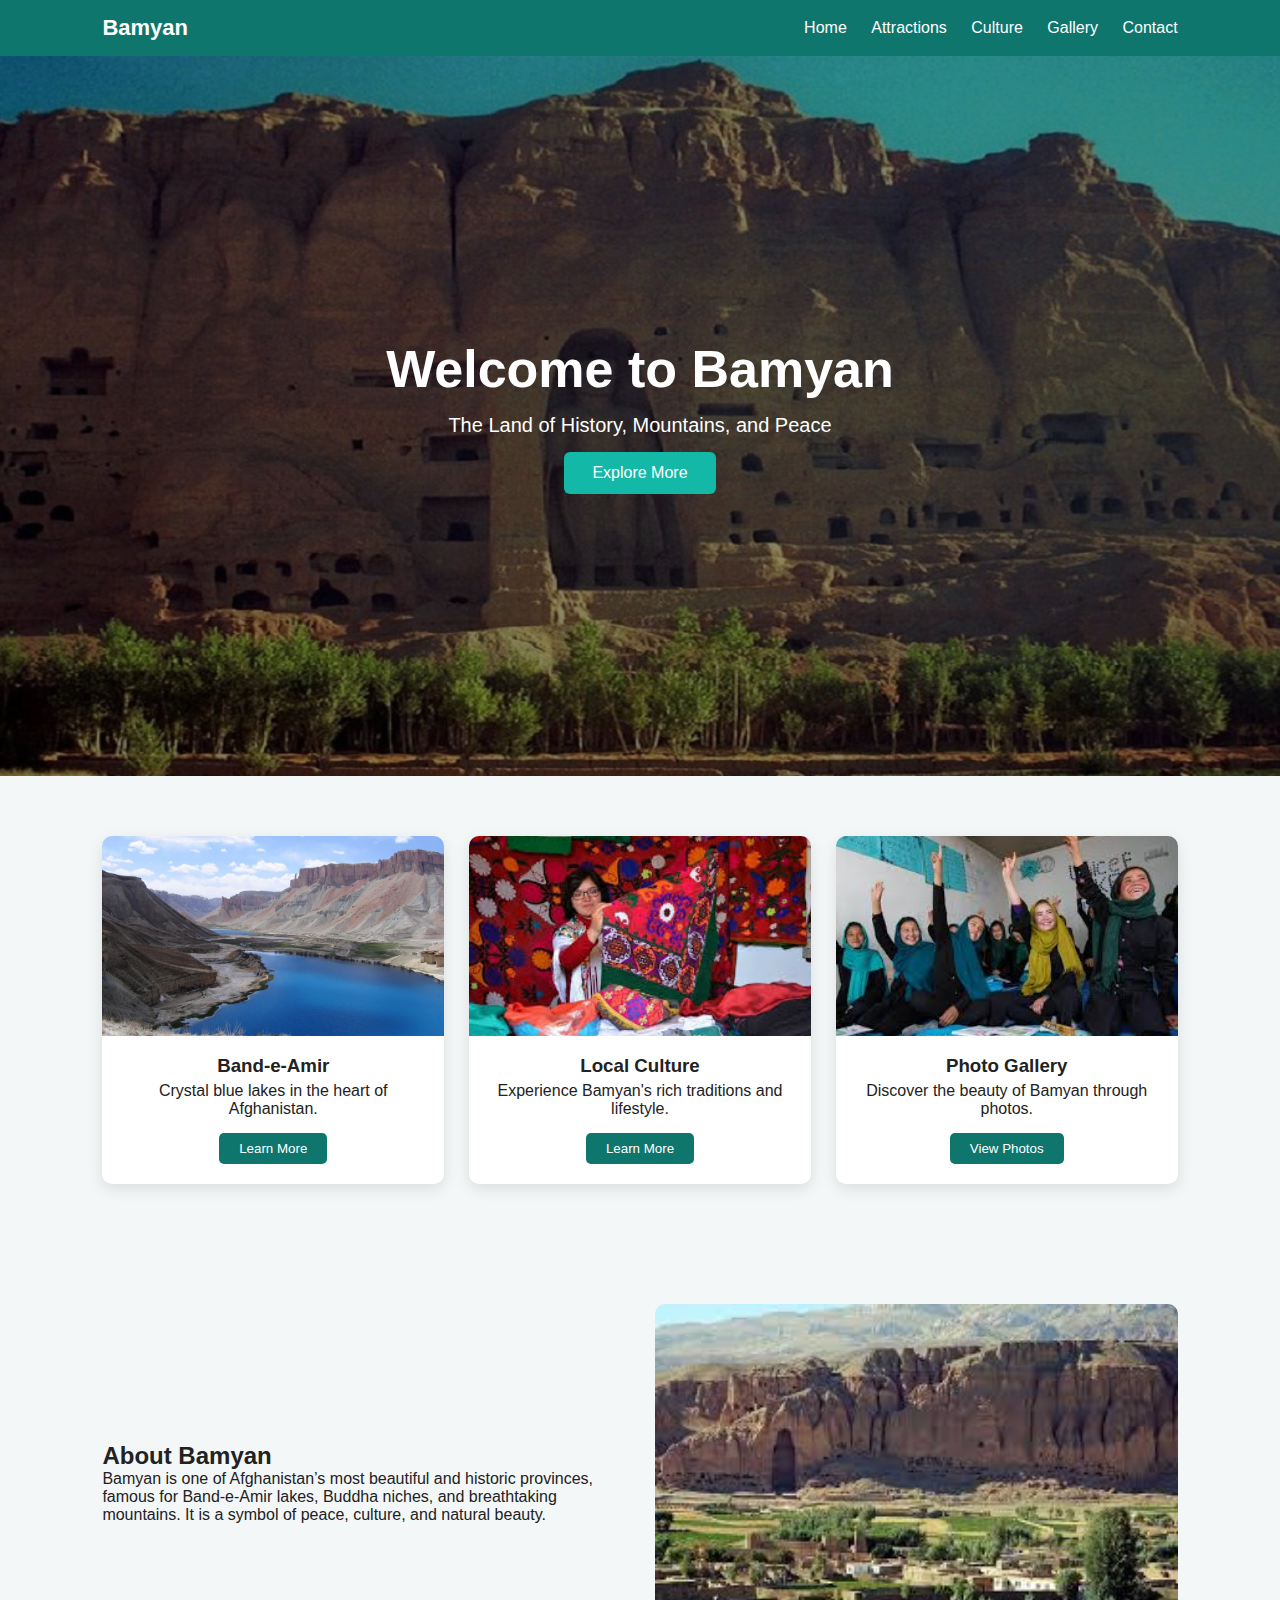
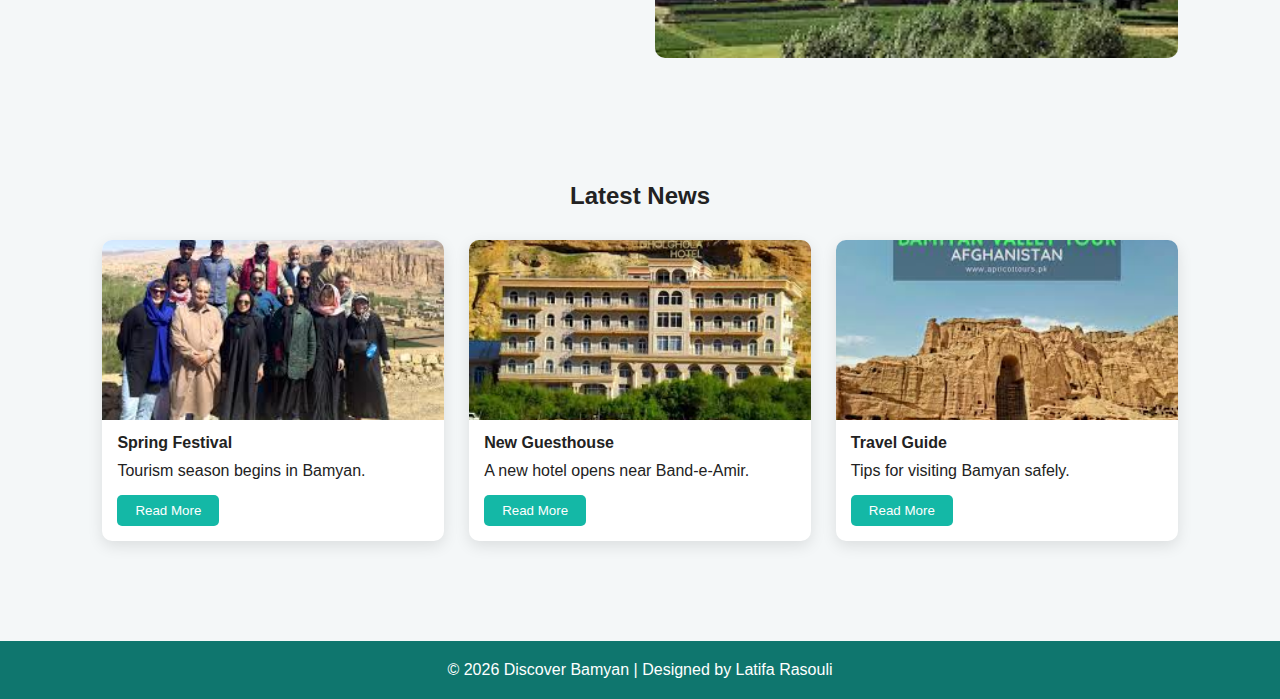
<file: Bamyan/index.html>
<!DOCTYPE html>
<html lang="en">
<head>
    <meta charset="UTF-8">
    <title>Discover Bamyan</title>
    <link rel="stylesheet" href="style.css">
    <meta name="viewport" content="width=device-width, initial-scale=1.0">
</head>
<body>

<!-- Navigation -->
<header class="navbar">
    <div class="logo">Bamyan</div>
    <nav>
        <a href="#">Home</a>
        <a href="#">Attractions</a>
        <a href="#">Culture</a>
        <a href="#">Gallery</a>
        <a href="#">Contact</a>
    </nav>
</header>

<!-- Hero Section -->
<section class="hero">
    <div class="hero-content">
        <h1>Welcome to Bamyan</h1>
        <p>The Land of History, Mountains, and Peace</p>
        <button>Explore More</button>
    </div>
</section>

<!-- Highlights -->
<section class="highlights">
    <div class="card">
        <img src="images/Band-e-Amir.jpg" alt="">
        <h3>Band-e-Amir</h3>
        <p>Crystal blue lakes in the heart of Afghanistan.</p>
        <button>Learn More</button>
    </div>

    <div class="card">
        <img src="images/Handicraft.jpeg" alt="">
        <h3>Local Culture</h3>
        <p>Experience Bamyan's rich traditions and lifestyle.</p>
        <button>Learn More</button>
    </div>

    <div class="card">
        <img src="images/education.jpeg" alt="">
        <h3>Photo Gallery</h3>
        <p>Discover the beauty of Bamyan through photos.</p>
        <button>View Photos</button>
    </div>
</section>

<!-- About -->
<section class="about">
    <div class="about-text">
        <h2>About Bamyan</h2>
        <p>
            Bamyan is one of Afghanistan’s most beautiful and historic provinces, 
            famous for Band-e-Amir lakes, Buddha niches, and breathtaking mountains.
            It is a symbol of peace, culture, and natural beauty.
        </p>
    </div>
    <div class="about-image">
        <img src="images/about.jpeg" alt="">
    </div>
</section>

<!-- News -->
<section class="news">
    <h2>Latest News</h2>
    <div class="news-grid">

        <div class="news-card">
            <img src="images/tourist.jpeg" alt="">
            <h4>Spring Festival</h4>
            <p>Tourism season begins in Bamyan.</p>
            <button>Read More</button>
        </div>

        <div class="news-card">
            <img src="images/gholghola.jpeg" alt="">
            <h4>New Guesthouse</h4>
            <p>A new hotel opens near Band-e-Amir.</p>
            <button>Read More</button>
        </div>

        <div class="news-card">
            <img src="images/travel.jpeg" alt="">
            <h4>Travel Guide</h4>
            <p>Tips for visiting Bamyan safely.</p>
            <button>Read More</button>
        </div>

    </div>
</section>

<!-- Footer -->
<footer>
    <p>© 2026 Discover Bamyan | Designed by Latifa Rasouli </p>
</footer>

</body>
</html>
</file>
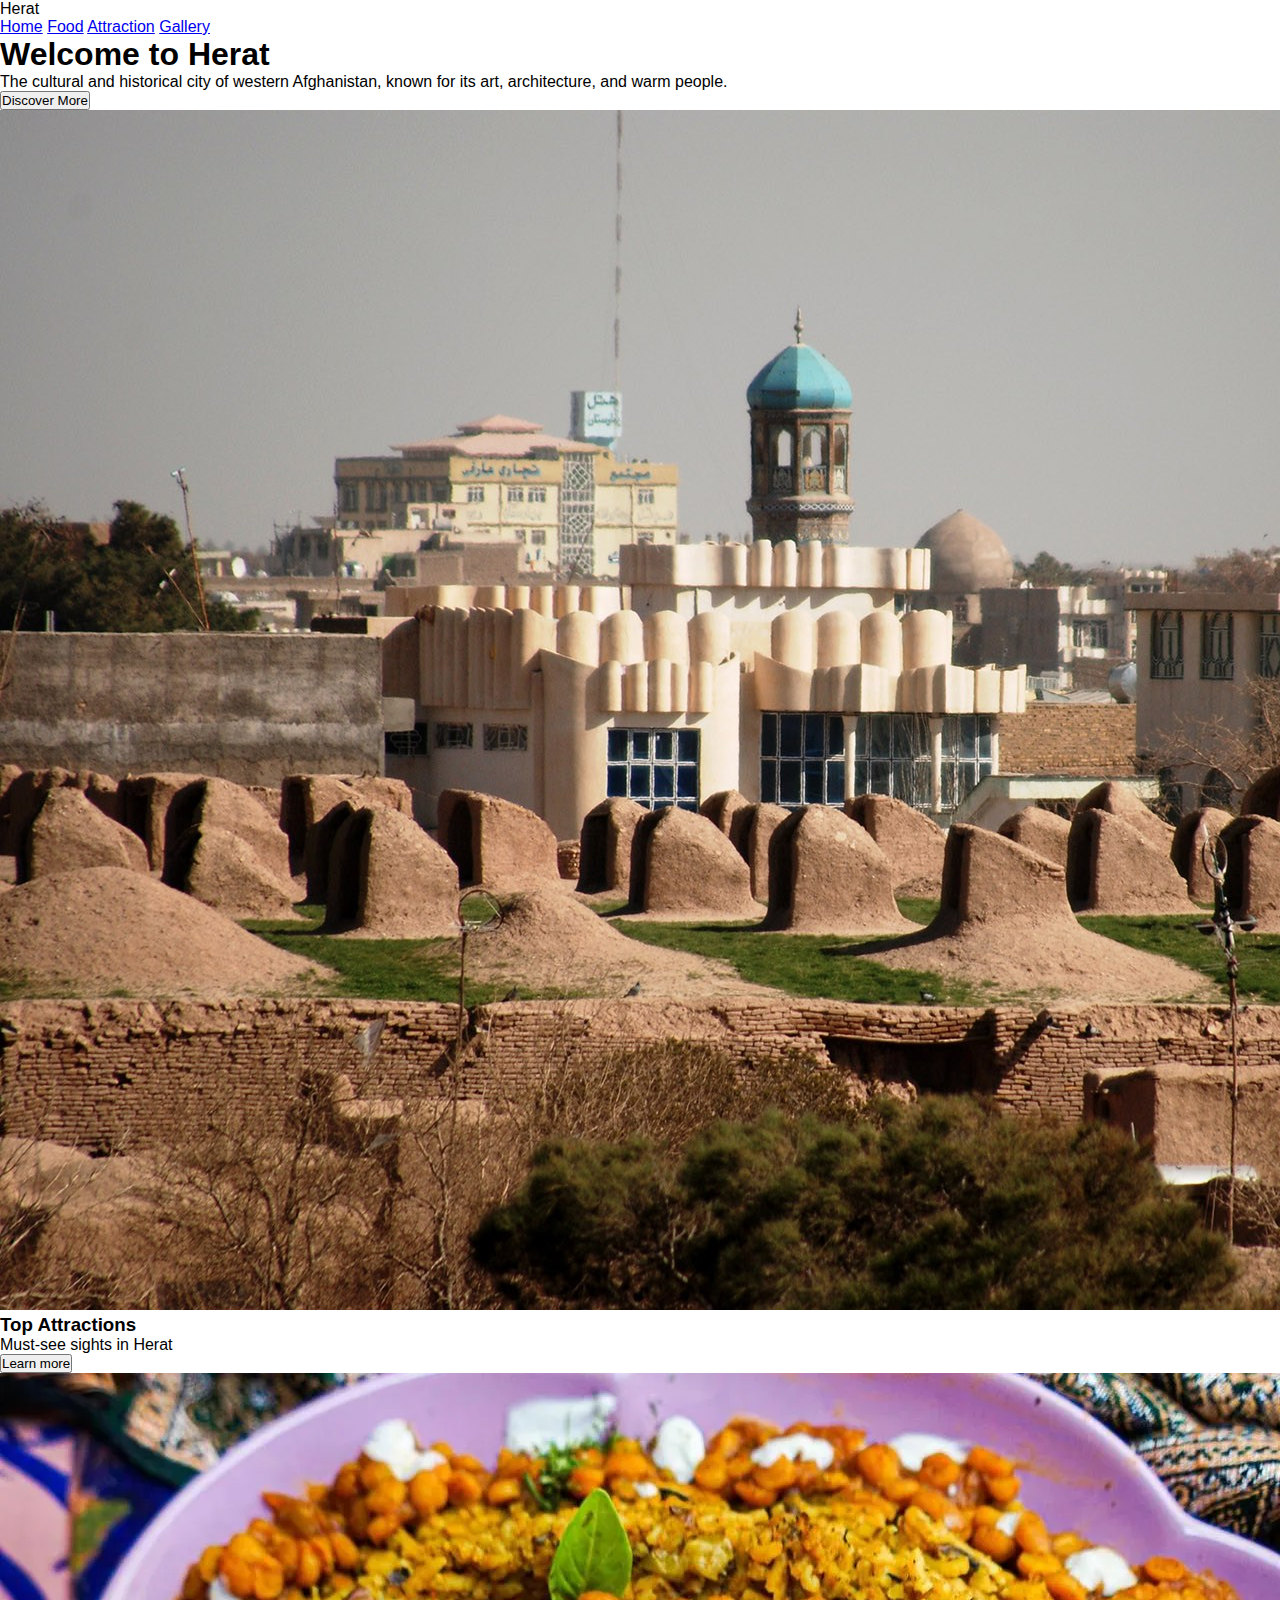
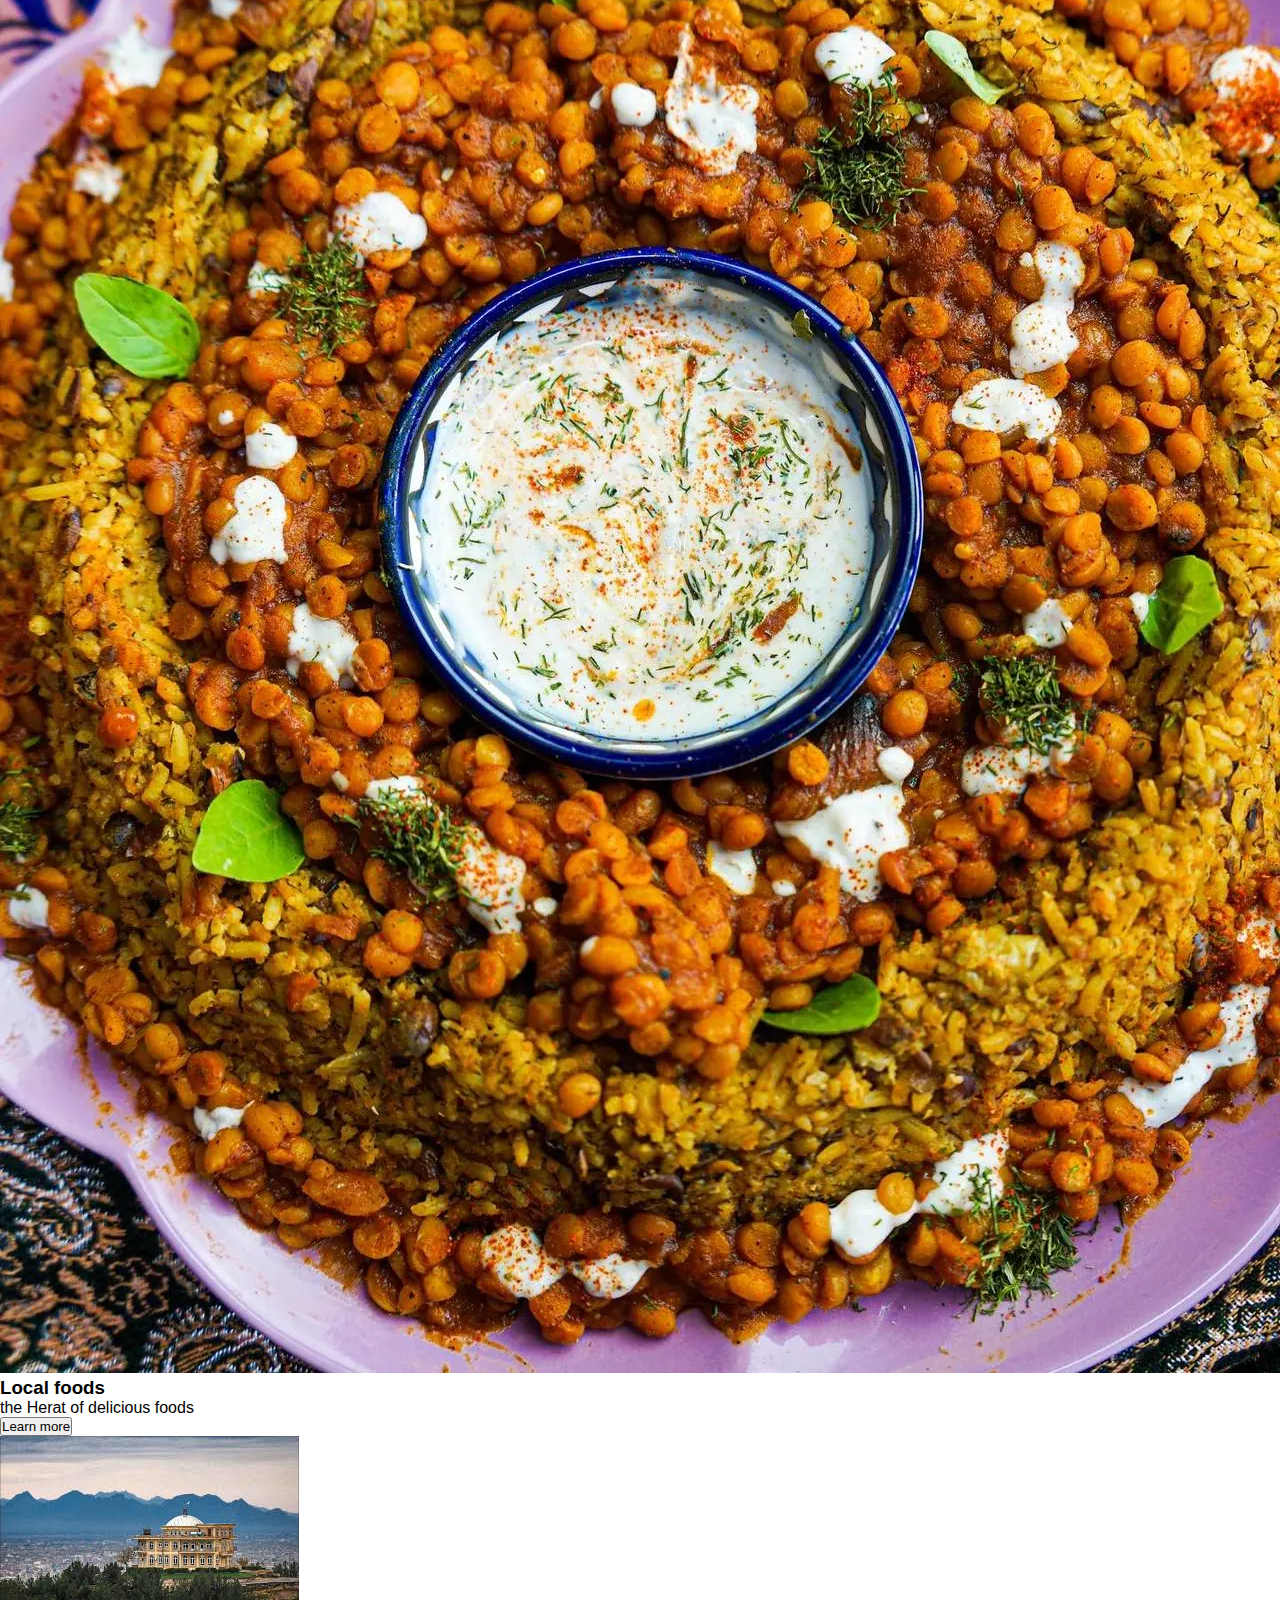
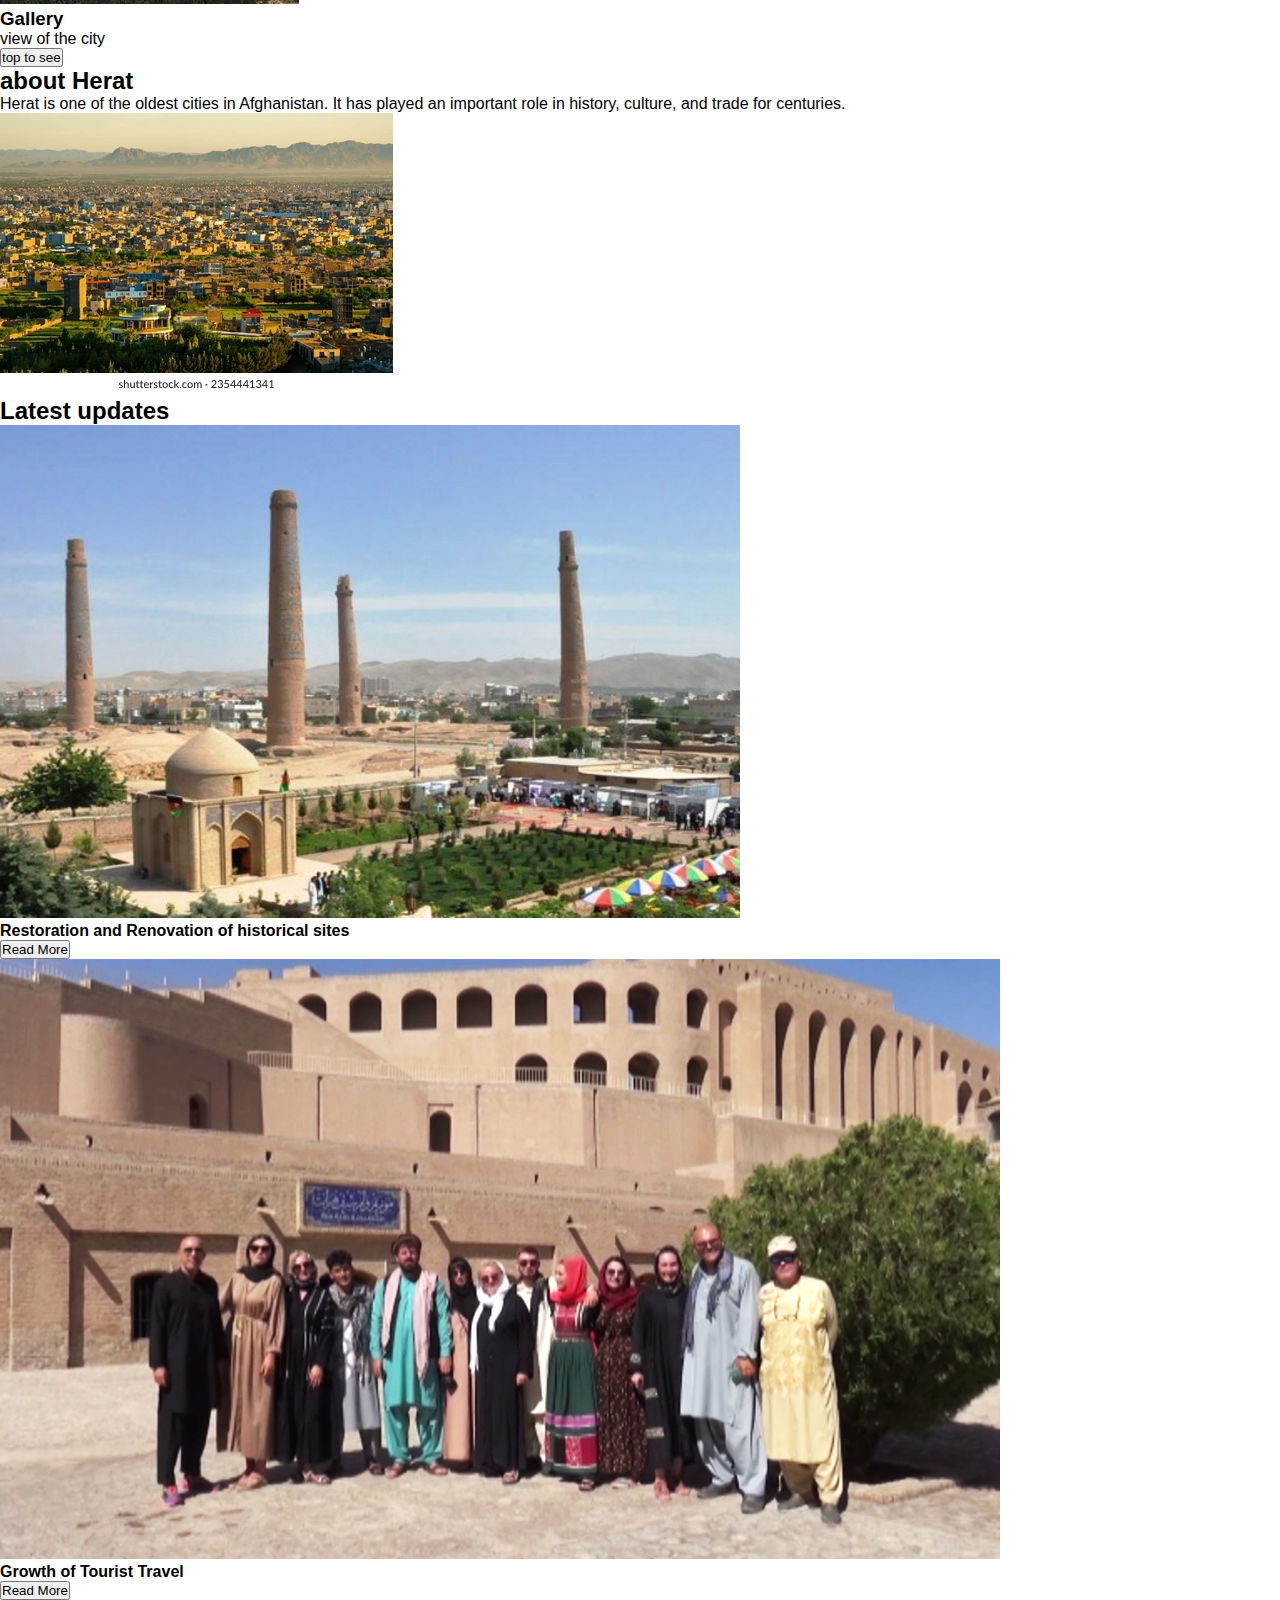
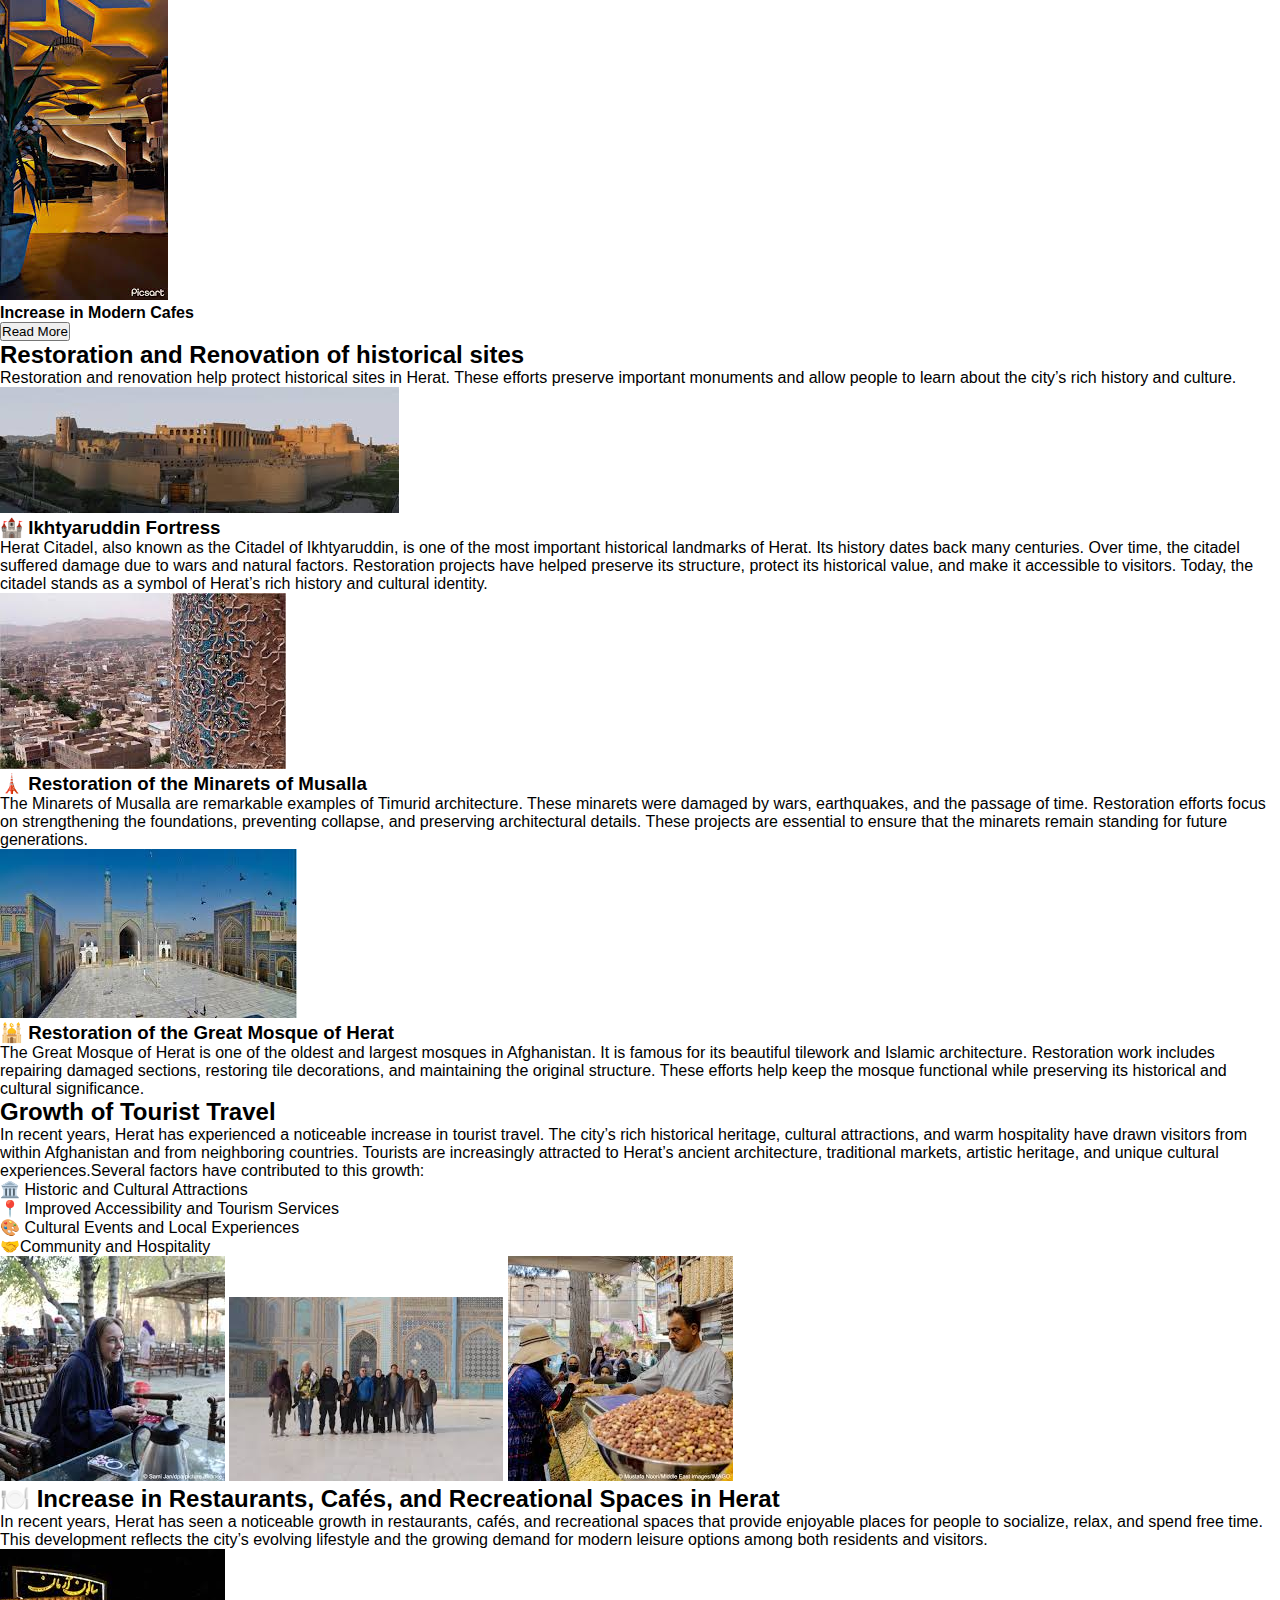
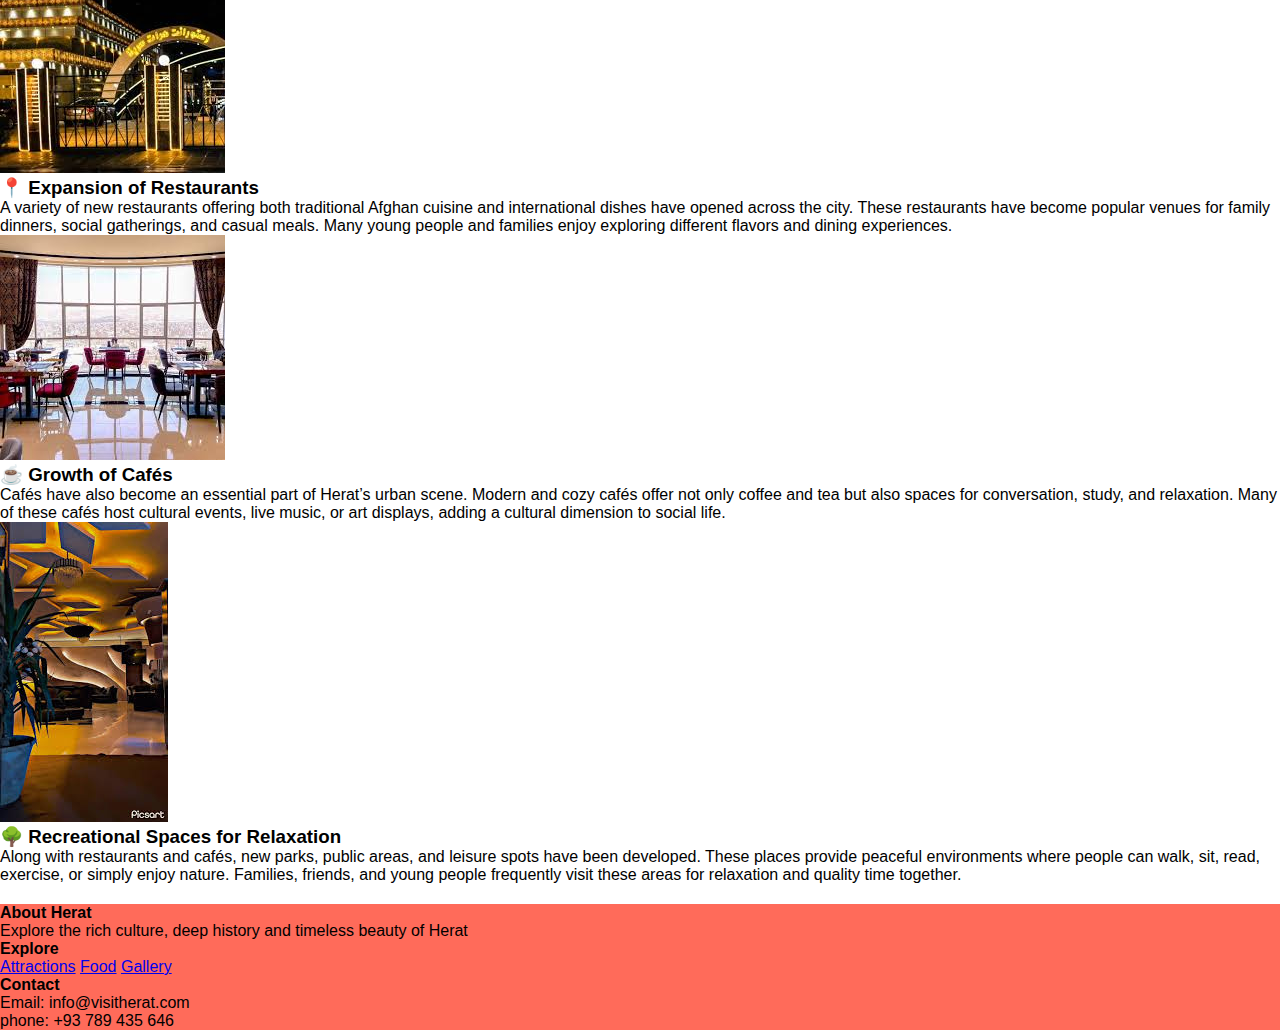
<file: Herat/index.html>
<!DOCTYPE html>
<html lang="en">
<head>
    <meta charset="UTF-8">
    <title>Welcome to Herat | Home</title>
    <link rel="stylesheet" href="style.css">
</head>
<body class="herat-index">
    <header>
        <header class="index-navbar">
            <div class="index-nav-container">
                <div class="index-logo">Herat</div>
                <nav class="index-nav-links">
                    <a href="index.html" class="active">Home</a>
                    <a href="food.html">Food</a>
                    <a href="attractions.html">Attraction</a>
                    <a href="gallery.html">Gallery</a>
                </nav>
            </div>
    </header>

    <section class="index-hero"> 
        <div class="index-hero-content">
            <h1>Welcome to Herat</h1>
            <p> 
            The cultural and historical city of western Afghanistan,
            known for its art, architecture, and warm people.
            </p>
             <button class="index-primary-button">Discover More</button>
        </div>   
    </section>
         <section class="index-cards">
            <div class="index-card">
                <img src="images/Herat1.jpg" alt="Attractions">
                <h3>Top Attractions</h3>
                    <p>Must-see sights in Herat</p>
                        <button>Learn more</button>
            </div>
            <div class="index-card">
                <img src="images/herat2.jpg" alt="Loocal Foods">
                <h3>Local foods</h3>
                    <p>the Herat of delicious foods</p>
                        <button>Learn more</button>
            </div>
            <div class="index-card">
                <img src="images/herat3.jpg" alt="Gallery">
                <h3>Gallery</h3>
                    <p>view of the city</p>
                         <button>top to see</button>
            </div>
        </section>
        <section class="index-about">
            <div class="index-about-text">
                <h2>about Herat</h2>
                  <p>
                      Herat is one of the oldest cities in Afghanistan.
                      It has played an important role in history, culture,
                      and trade for centuries.
                 </p>
            </div>
            <div class="index-about-image">
                <img src="images/herat4.jpg" alt="view of Herat city">
            </div>
        </section>
        <section class="index-updates">
            <h2>Latest updates</h2>
               <div class="index-update-grid">
                  <div class="index-update-card">
                    <img src="images/herat5.jpg" alt="photo">
                    <h4>Restoration and Renovation of historical sites</h4>
                    <button> Read More</button>
                  </div>
                  <div class="index-update-card">
                    <img src="images/Tourists-Herat.jpg" alt="photo">
                    <h4>Growth of Tourist Travel</h4>
                    <button> Read More</button>
                  </div>
                   <div class="index-update-card">
                    <img src="images/images.jpg" alt="photo">
                    <h4>Increase in Modern Cafes</h4>
                    <button> Read More</button>
                  </div>
               </div>
        </section>

        <section class="index-places">
            <h2>Restoration and Renovation of historical sites</h2>
             <p>Restoration and renovation help protect historical sites in Herat. 
                These efforts preserve important monuments and allow people to learn about 
                the city’s rich history and culture.</p>
                <div class="index-places-cards">
                    <div class="index-places-card">
                        <img src="images/downloadd.jpg" alt="Ikhtyaruddin Fortress">
                        <h3>🏰 Ikhtyaruddin Fortress</h3>
                        <p>Herat Citadel, also known as the Citadel of Ikhtyaruddin, is one of
                             the most important historical landmarks of Herat. Its history
                              dates back many centuries. Over time, the citadel suffered damage
                               due to wars and natural factors. Restoration projects have helped 
                               preserve its structure, protect its historical value, and make it 
                               accessible to visitors. Today, the citadel stands as a symbol of 
                               Herat’s rich history and cultural identity.</p>
                    </div>
                    <div class="index-places-card">
                        <img src="images/downloaddd.jpg" alt="Minarets of Musalla">
                        <h3>🗼 Restoration of the Minarets of Musalla</h3>
                        <p>The Minarets of Musalla are remarkable examples of Timurid architecture.
                             These minarets were damaged by wars, earthquakes, and the passage
                              of time. Restoration efforts focus on strengthening the foundations,
                               preventing collapse, and preserving architectural details.
                                These projects are essential to ensure that the minarets remain
                                 standing for future generations.</p>
                    </div>
                    <div class="index-places-card">
                        <img src="images/download.jpg" alt="mosque">
                        <h3>🕌 Restoration of the Great Mosque of Herat</h3>
                         <p>The Great Mosque of Herat is one of the oldest and largest mosques 
                            in Afghanistan. It is famous for its beautiful tilework and Islamic
                             architecture. Restoration work includes repairing damaged sections,
                              restoring tile decorations, and maintaining the original structure.
                               These efforts help keep the mosque functional while preserving its
                                historical and cultural significance.</p>
                    </div>
                </div>

        </section>
        <section class="index-places1">
            <h2>Growth of Tourist Travel</h2>
            <p>In recent years, Herat has experienced a noticeable increase in tourist travel.
                 The city’s rich historical heritage, cultural attractions, and warm 
                 hospitality have drawn visitors from within Afghanistan and from neighboring 
                 countries. Tourists are increasingly attracted to Herat’s ancient architecture,
                  traditional markets, artistic heritage, and unique cultural experiences.Several
                   factors have contributed to this growth:</p>
                   <div class="index-places-content">
                    <ul>
                        <li>🏛️ Historic and Cultural Attractions</li>
                        <li>📍 Improved Accessibility and Tourism Services</li>
                        <li>🎨 Cultural Events and Local Experiences</li>
                        <li>🤝Community and Hospitality</li>
                    </ul>
                    <div class="index-places2">
                        <img src="images/herat6.jpg" alt="Tourists">
                        <img src="images/herat7.jpg" alt="Tourists">
                        <img src="images/herat8.jpg" alt="Tourists">
                    </div>
                    
                   </div>
        </section>
        <section class="index-end">
            <h2>🍽️ Increase in Restaurants, Cafés, and Recreational Spaces in Herat</h2>
            <p>In recent years, Herat has seen a noticeable growth in restaurants, cafés,
                 and recreational spaces that provide enjoyable places for people to
                  socialize, relax, and spend free time. This development reflects the
                   city’s evolving lifestyle and the growing demand for modern leisure
                    options among both residents and visitors.</p>
            <div class="index-end-cards">
                <div class="end-card">
                    <img src="images/herat9.jpg" alt="photo">
                    <h3>📍 Expansion of Restaurants</h3>
                    <p>A variety of new restaurants offering both traditional Afghan 
                        cuisine and international dishes have opened across the city. 
                        These restaurants have become popular venues for family dinners,
                         social gatherings, and casual meals. Many young people and families 
                         enjoy exploring different flavors and dining experiences.</p>
                </div> 
                <div class="index-end-card">
                    <img src="images/images1.jpg" alt="photo">
                    <h3>☕ Growth of Cafés</h3>
                    <p>Cafés have also become an essential part of Herat’s urban scene.
                         Modern and cozy cafés offer not only coffee and tea but also 
                         spaces for conversation, study, and relaxation. Many of these 
                         cafés host cultural events, live music, or art displays, adding
                          a cultural dimension to social life.</p>
                </div>
                <div class="index-end-card">
                    <img src="images/images.jpg" alt="photo">
                    <h3>🌳 Recreational Spaces for Relaxation</h3>
                    <p>Along with restaurants and cafés, new parks, public areas, and
                         leisure spots have been developed. These places provide peaceful 
                         environments where people can walk, sit, read, exercise, or simply
                          enjoy nature. Families, friends, and young people frequently
                           visit these areas for relaxation and quality time together.</p>
                </div>
            </div>
        </section>
       <footer class="index-footer">
        <div class="index-footer-container">
            <div class="index-footer-column">
                <h4>About Herat</h4>
                <p> Explore the rich culture, deep history and timeless beauty of Herat</p>
            </div>
            <div class="index-footer-column">
                <h4>Explore</h4>
                <a href="attractions.html">Attractions</a>
                <a href="food.html">Food</a>
                <a href="gallery.html">Gallery</a>
            </div>
            <Div class="index-footer-column">
                <h4>Contact</h4>
                <p>Email: info@visitherat.com</p>
                <p>phone: +93 789 435 646</p>
            </Div>
        </div>
       </footer>


</body>
</html>
</file>
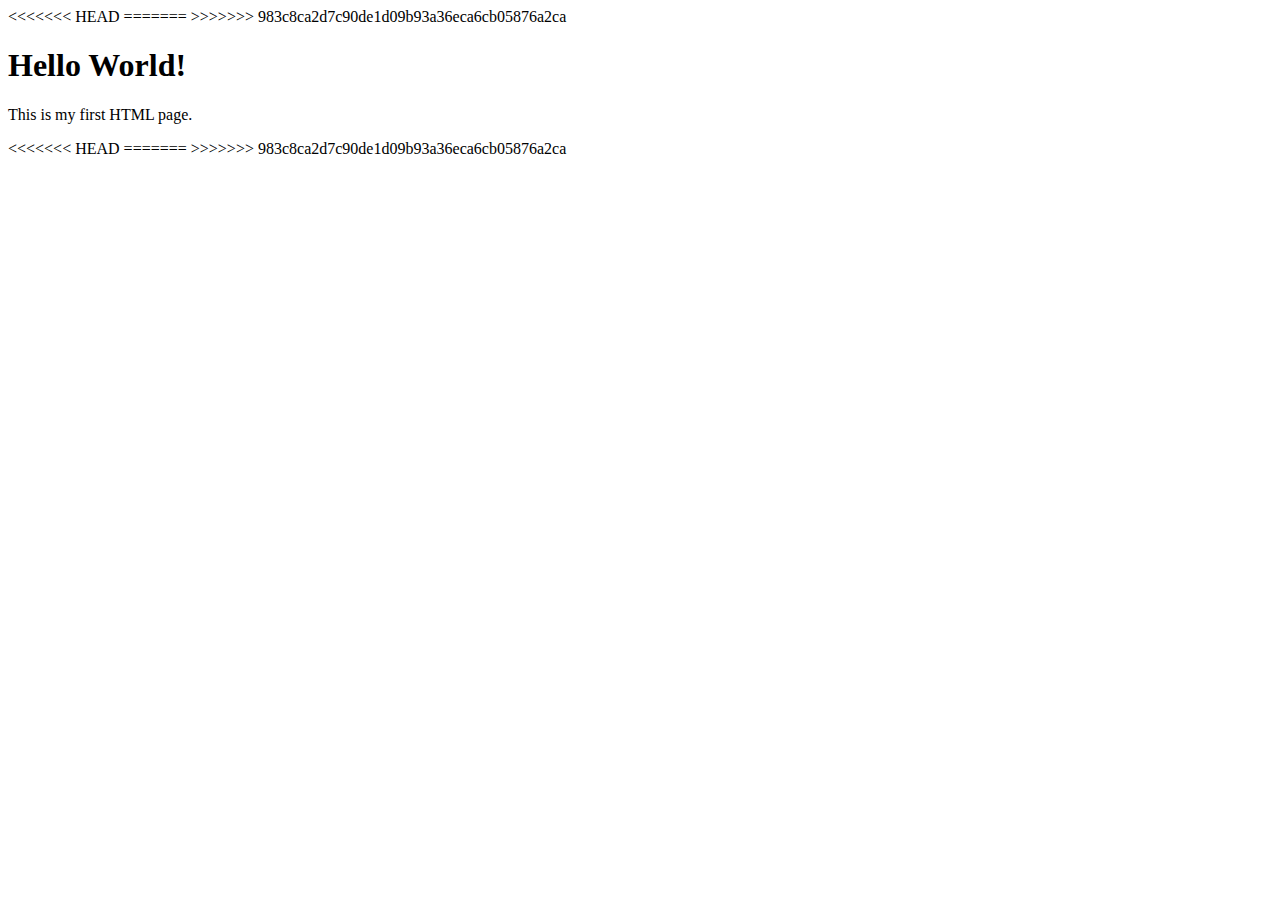
<file: Faryab/attractions.html>
<!DOCTYPE html>
<html lang="en">
<head>
  <meta charset="UTF-8">
<<<<<<< HEAD
  <title>My Second Page</title>
=======
  <title>My First Page</title>
>>>>>>> 983c8ca2d7c90de1d09b93a36eca6cb05876a2ca
</head>
<body>

  <h1>Hello World!</h1>
  <p>This is my first HTML page.</p>
<<<<<<< HEAD
  
=======
>>>>>>> 983c8ca2d7c90de1d09b93a36eca6cb05876a2ca

</body>
</html>
</file>
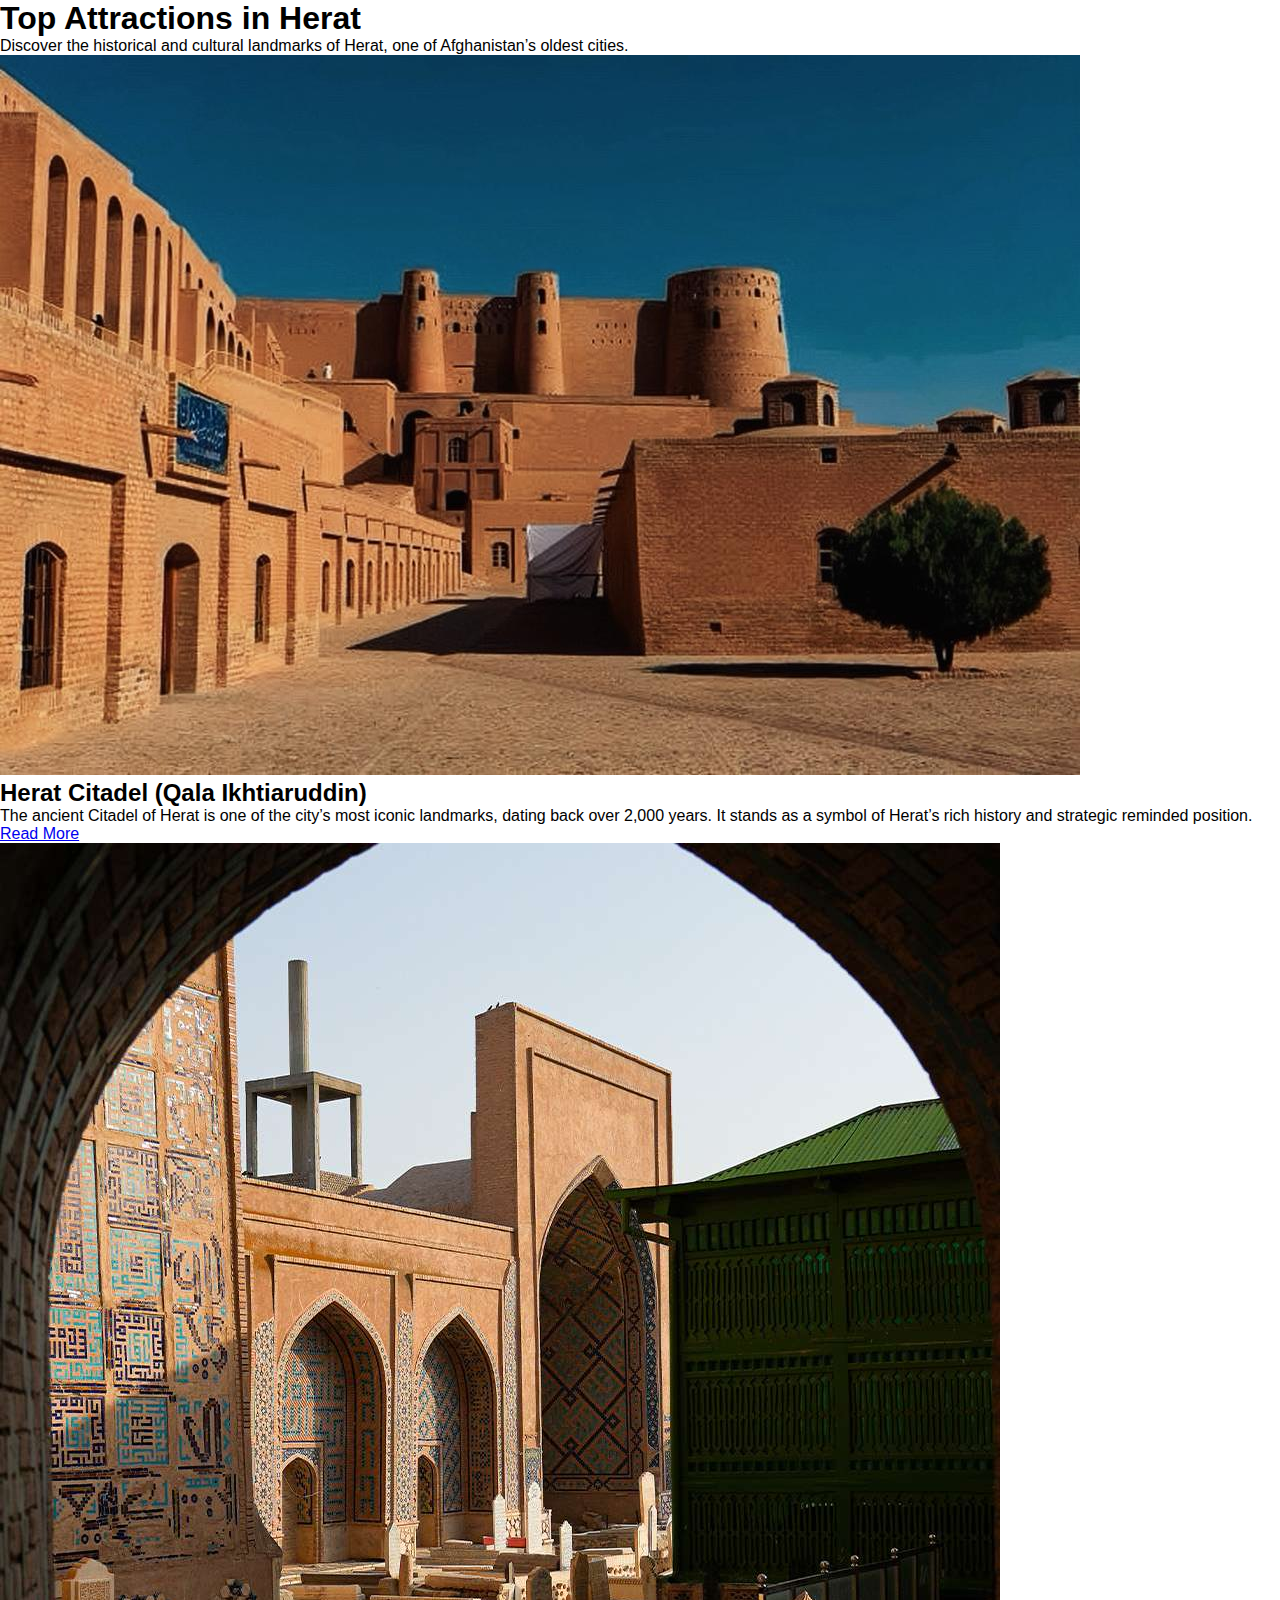
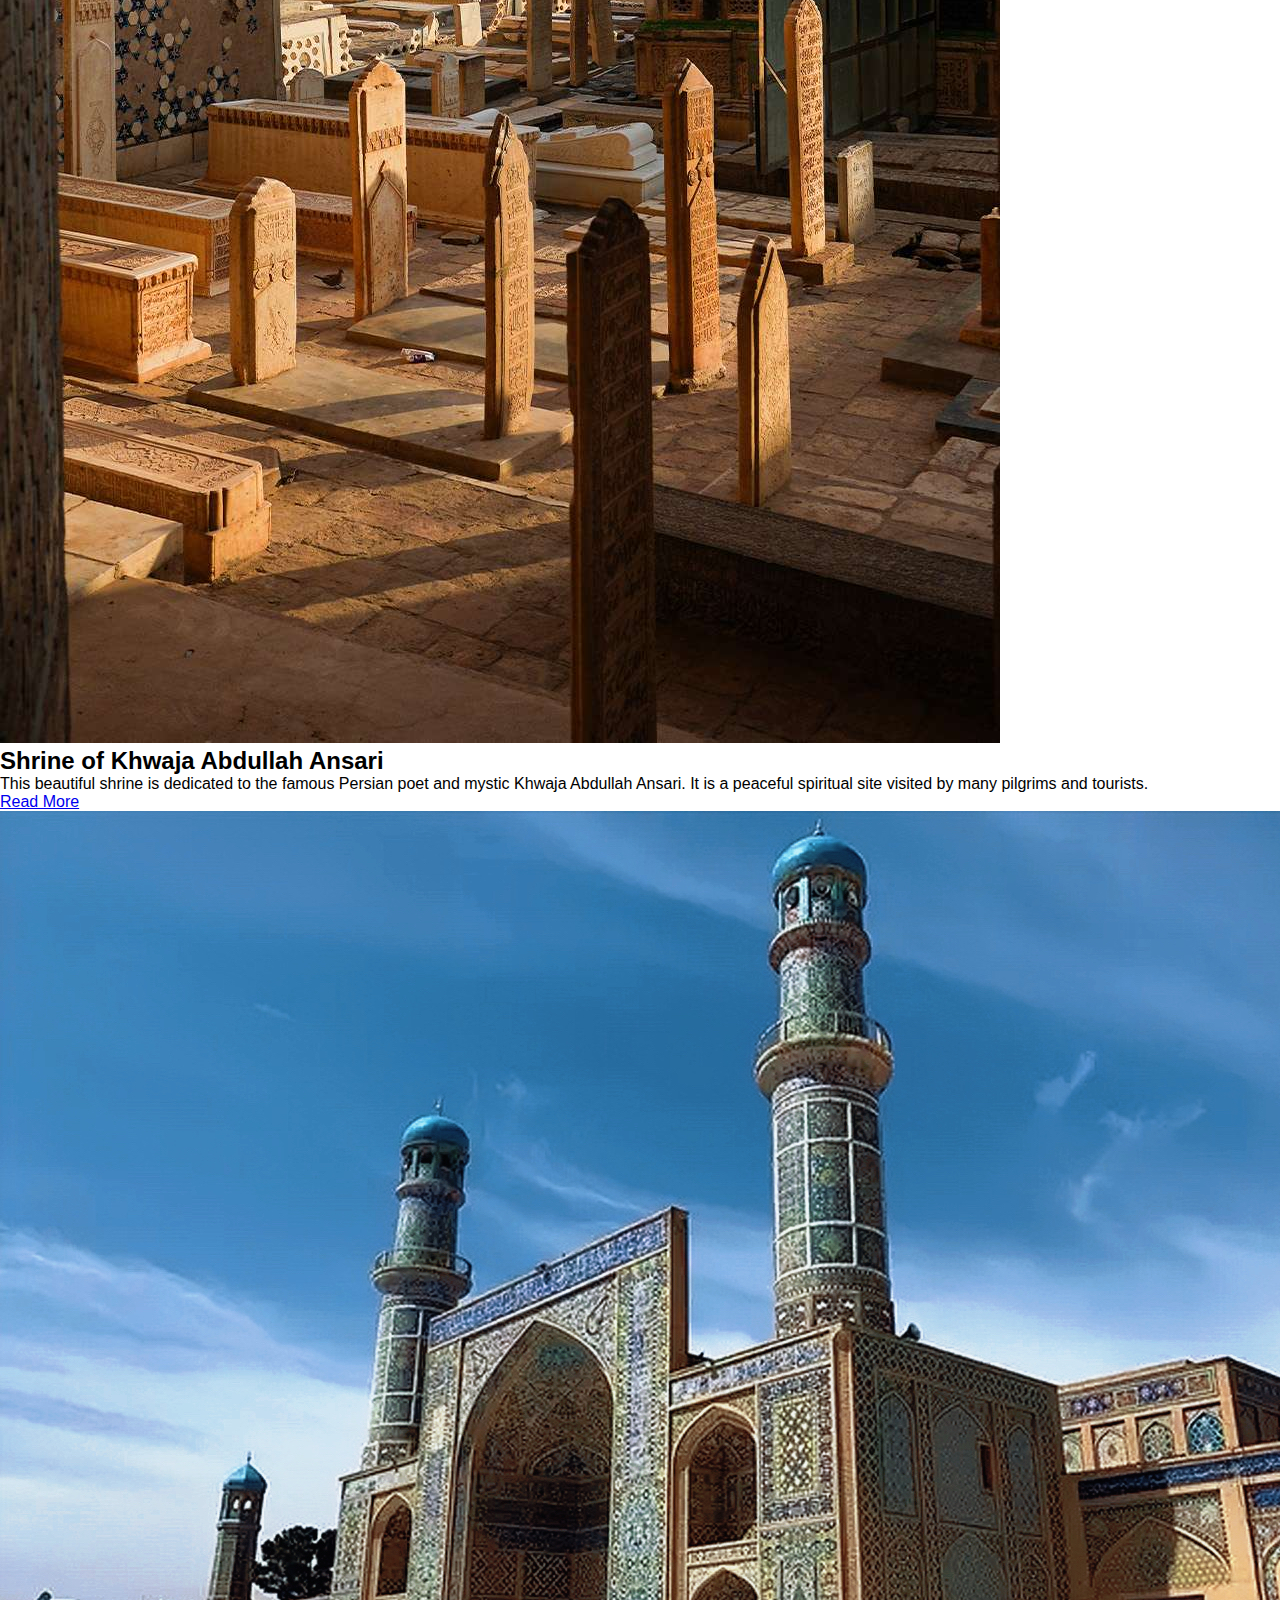
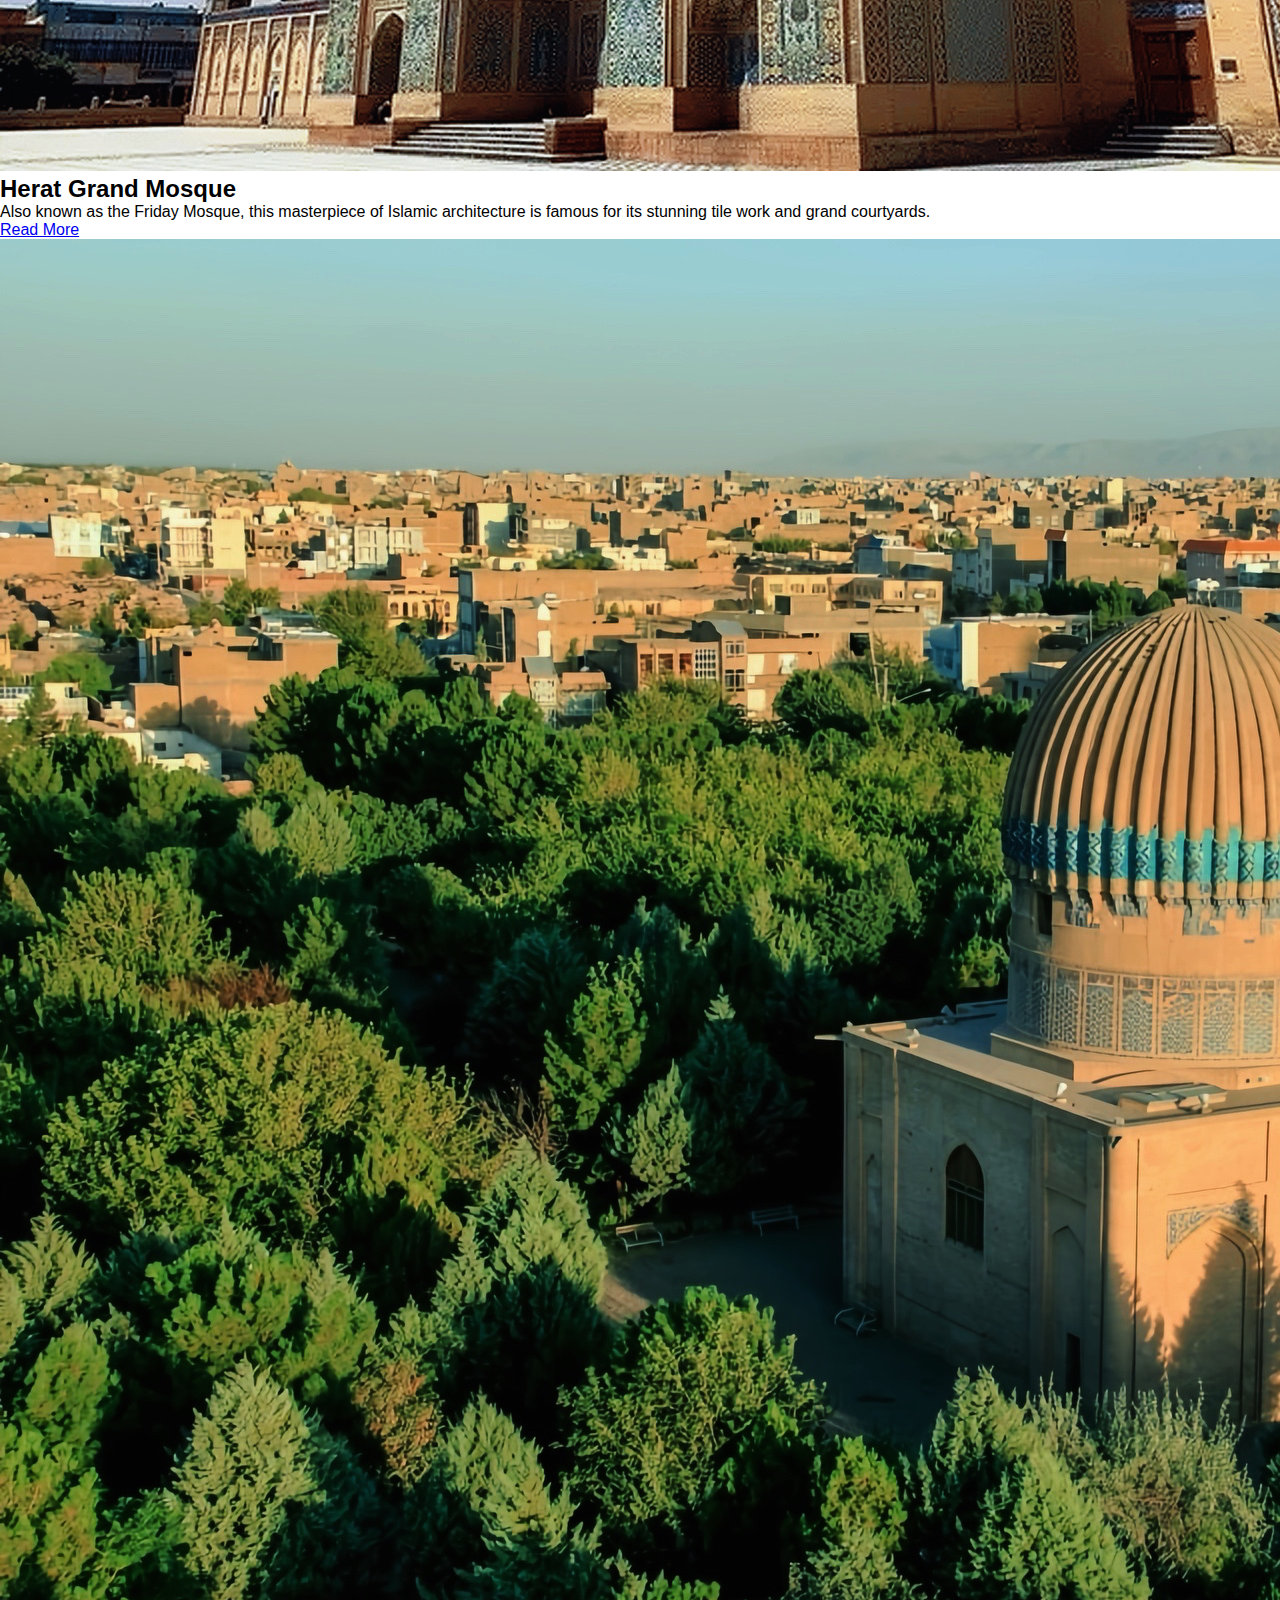
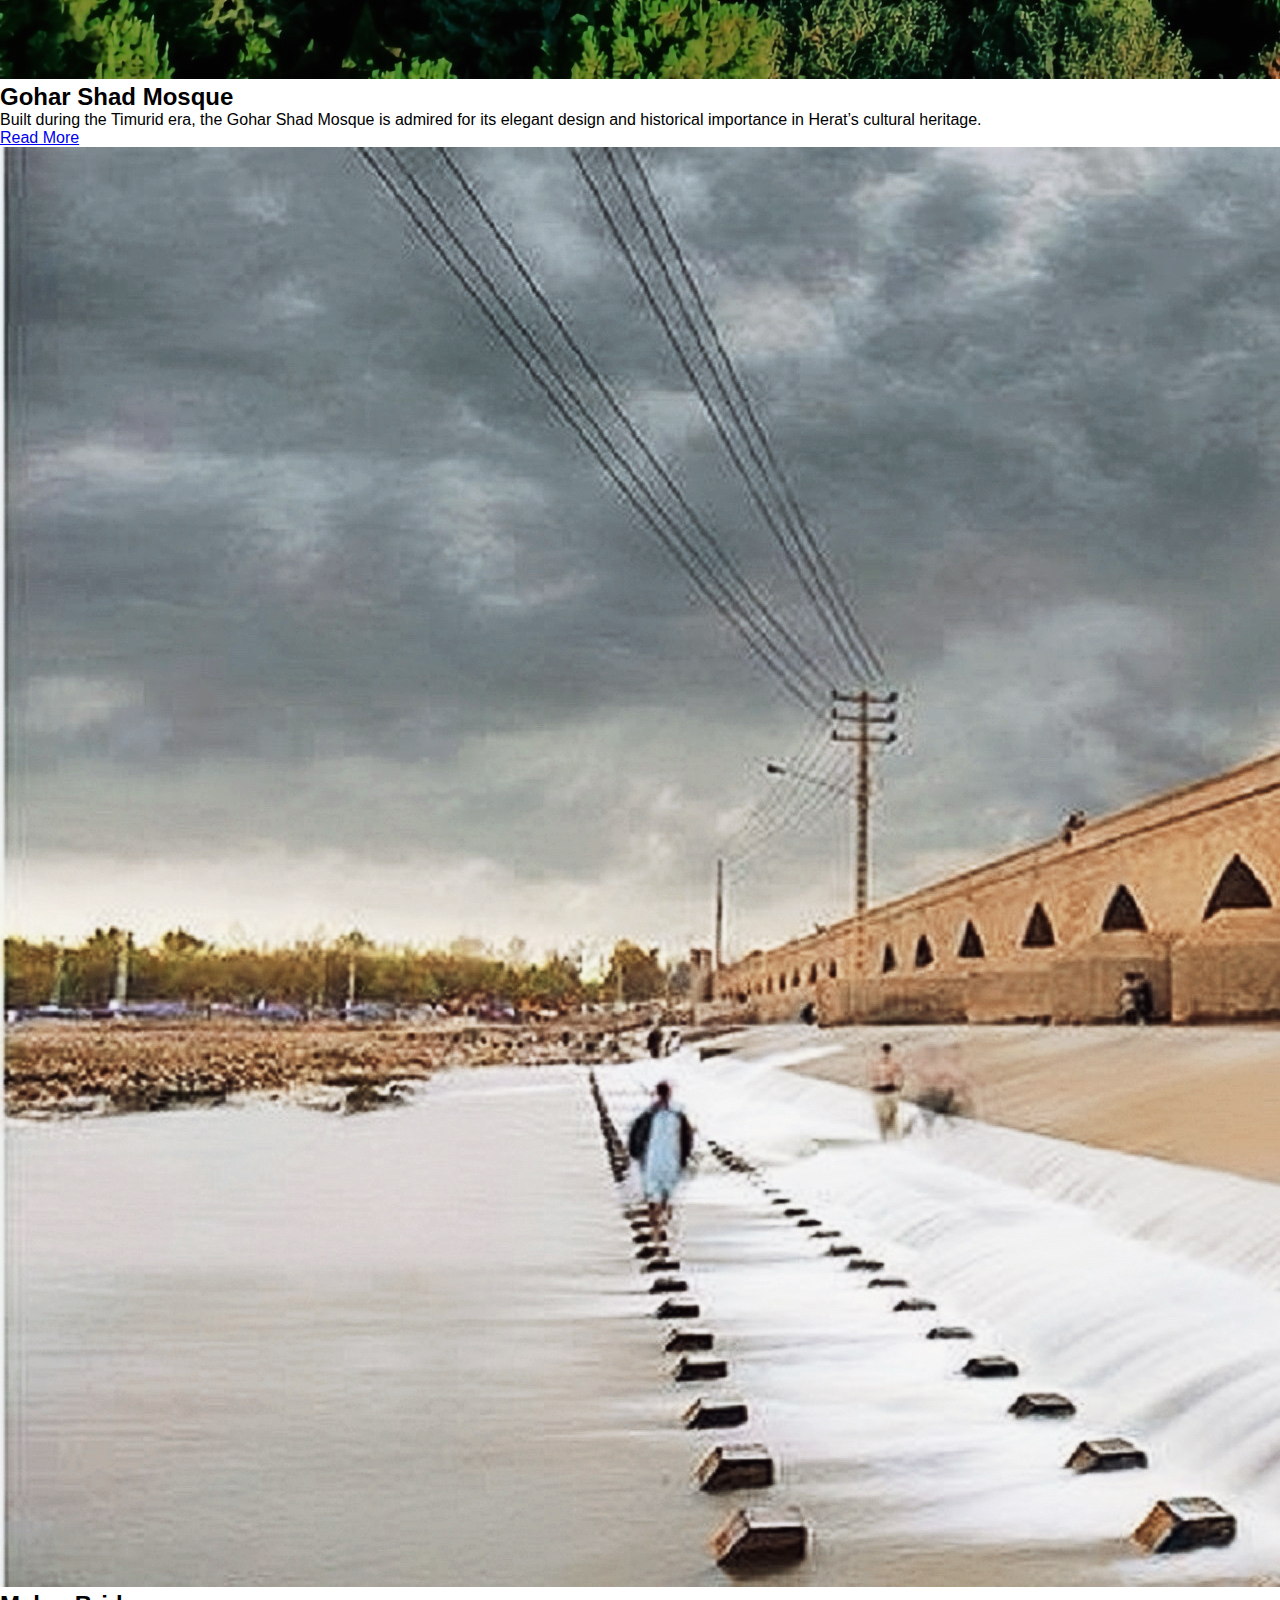
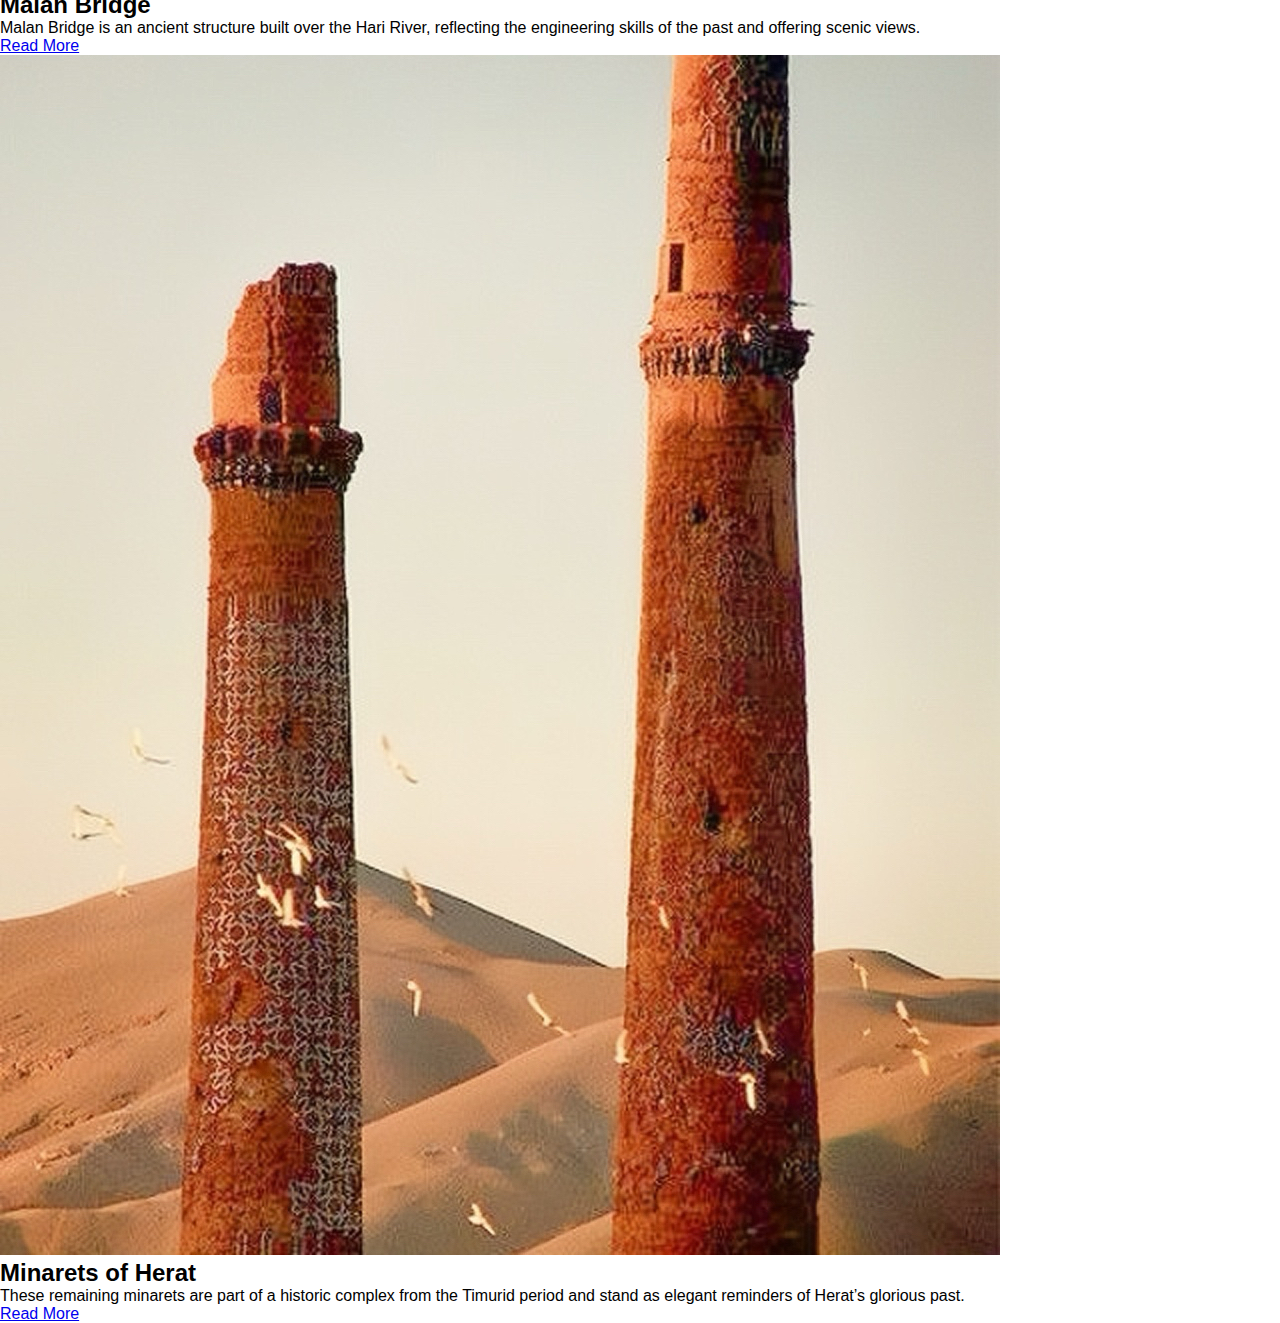
<file: Herat/attractions.html>
<!DOCTYPE html>
<html lang="en">
<head>
    <meta charset="UTF-8">
    <title>Top Attractions in Herat City</title>
    <link rel="stylesheet" href="style.css">
    <meta name="viewport" content="width=device-width, initial-scale=1.0">
</head>
<body>

    <section class="attractions">

        <header class="attractions-header">
            <h1>Top Attractions in Herat</h1>
            <p>Discover the historical and cultural landmarks of Herat, one of Afghanistan’s oldest cities.</p>
        </header>

        <article class="attraction-card">
            <img src="images/herat-citadel.jpeg" alt="Herat Citadel">
            <div class="attraction-content">
                <h2>Herat Citadel (Qala Ikhtiaruddin)</h2>
                <p>
                    The ancient Citadel of Herat is one of the city’s most iconic landmarks,
                    dating back over 2,000 years. It stands as a symbol of Herat’s rich
                    history and strategic reminded position.
                </p>
                <a href="#" class="btn">Read More</a>
            </div>
        </article>

        <article class="attraction-card">
            <img src="images/khwaja-abdullah-ansari.jpg" alt="Khwaja Abdullah Ansari Shrine">
            <div class="attraction-content">
                <h2>Shrine of Khwaja Abdullah Ansari</h2>
                <p>
                    This beautiful shrine is dedicated to the famous Persian poet and mystic
                    Khwaja Abdullah Ansari. It is a peaceful spiritual site visited by many
                    pilgrims and tourists.
                </p>
                <a href="#" class="btn">Read More</a>
            </div>
        </article>

        <article class="attraction-card">
            <img src="images/herat-grand-mosque.jpg" alt="Herat Grand Mosque">
            <div class="attraction-content">
                <h2>Herat Grand Mosque</h2>
                <p>
                    Also known as the Friday Mosque, this masterpiece of Islamic architecture
                    is famous for its stunning tile work and grand courtyards.
                </p>
                <a href="#" class="btn">Read More</a>
            </div>
        </article>

        <article class="attraction-card">
            <img src="images/gohar-shad-mosque.jpg" alt="Gohar Shad Mosque">
            <div class="attraction-content">
                <h2>Gohar Shad Mosque</h2>
                <p>
                    Built during the Timurid era, the Gohar Shad Mosque is admired for its
                    elegant design and historical importance in Herat’s cultural heritage.
                </p>
                <a href="#" class="btn">Read More</a>
            </div>
        </article>

        <article class="attraction-card">
            <img src="images/malan-bridge.jpg" alt="Malan Bridge">
            <div class="attraction-content">
                <h2>Malan Bridge</h2>
                <p>
                    Malan Bridge is an ancient structure built over the Hari River, reflecting
                    the engineering skills of the past and offering scenic views.
                </p>
                <a href="#" class="btn">Read More</a>
            </div>
        </article>

        <article class="attraction-card">
            <img src="images/herat-minarets.jpg" alt="Herat Minarets">
            <div class="attraction-content">
                <h2>Minarets of Herat</h2>
                <p>
                    These remaining minarets are part of a historic complex from the Timurid
                    period and stand as elegant reminders of Herat’s glorious past.
                </p>
                <a href="#" class="btn">Read More</a>
            </div>
        </article>

    </section>
</body>
</html>
</file>
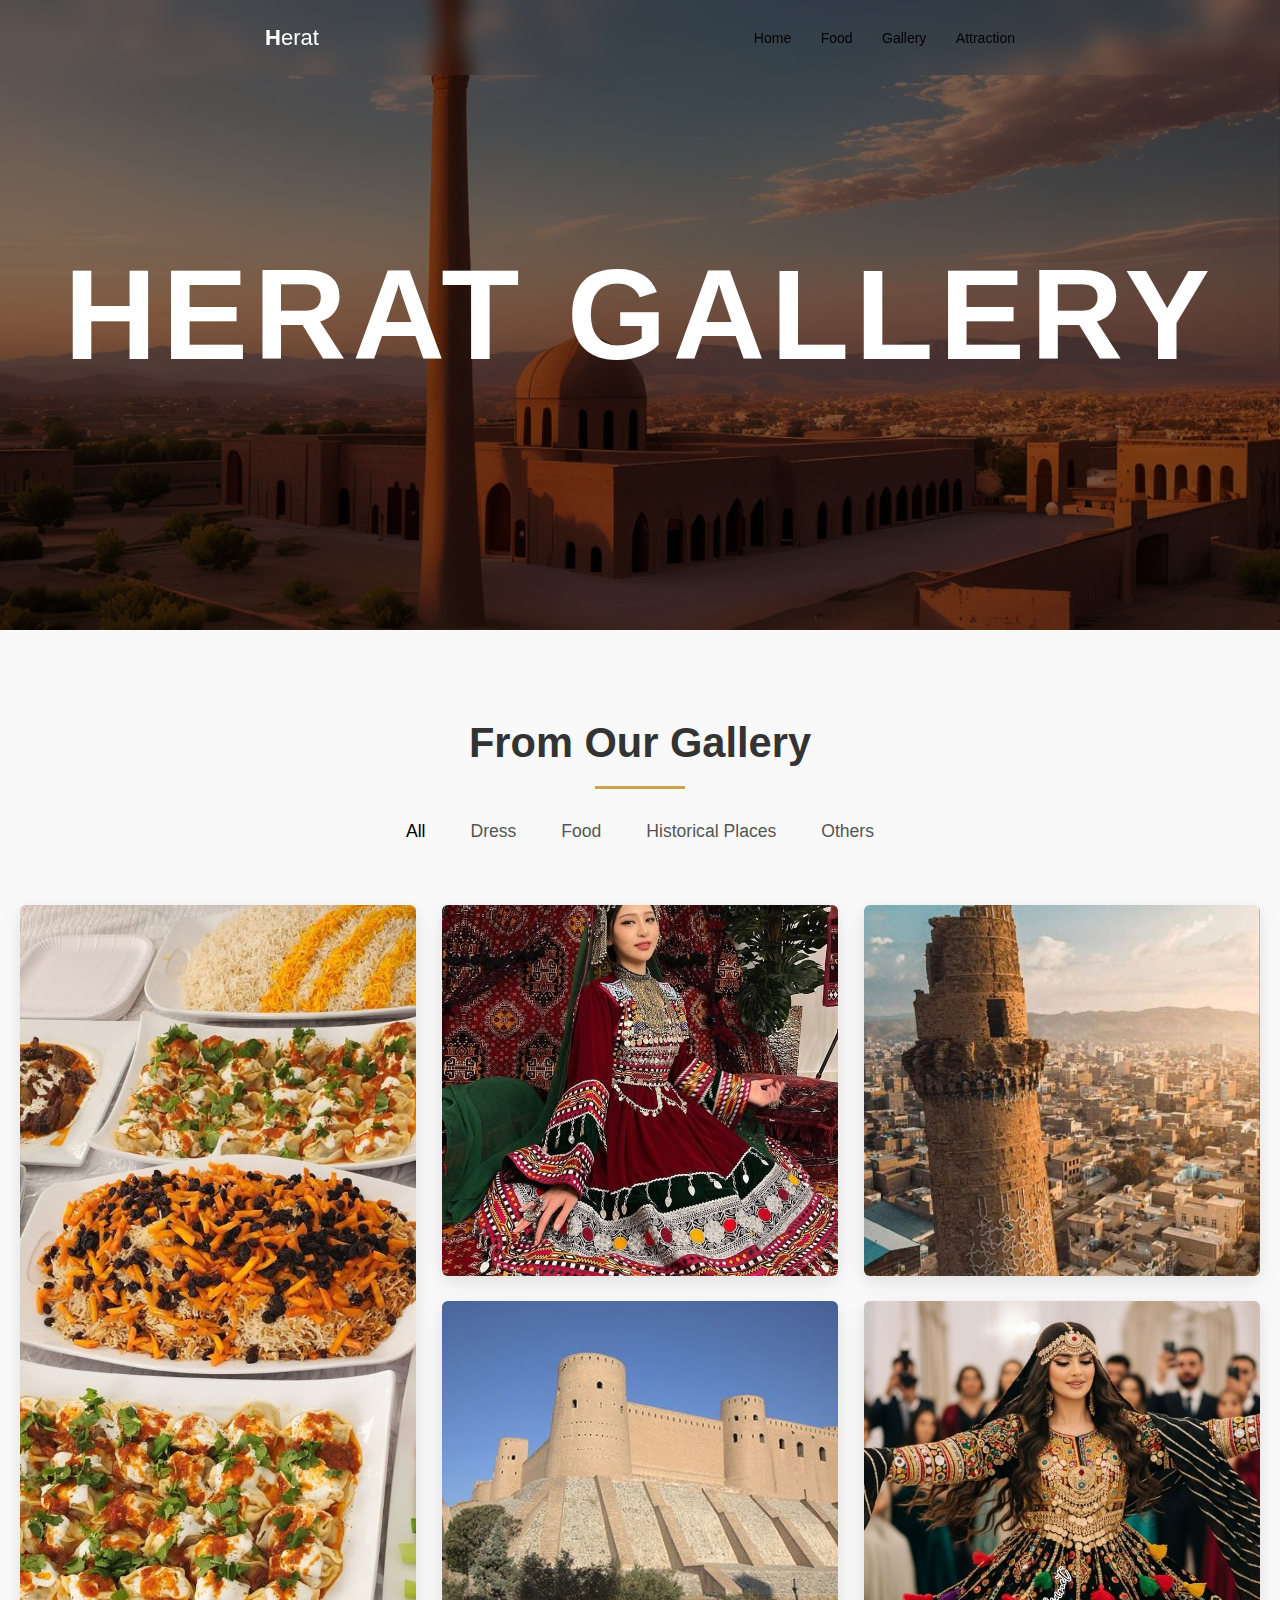
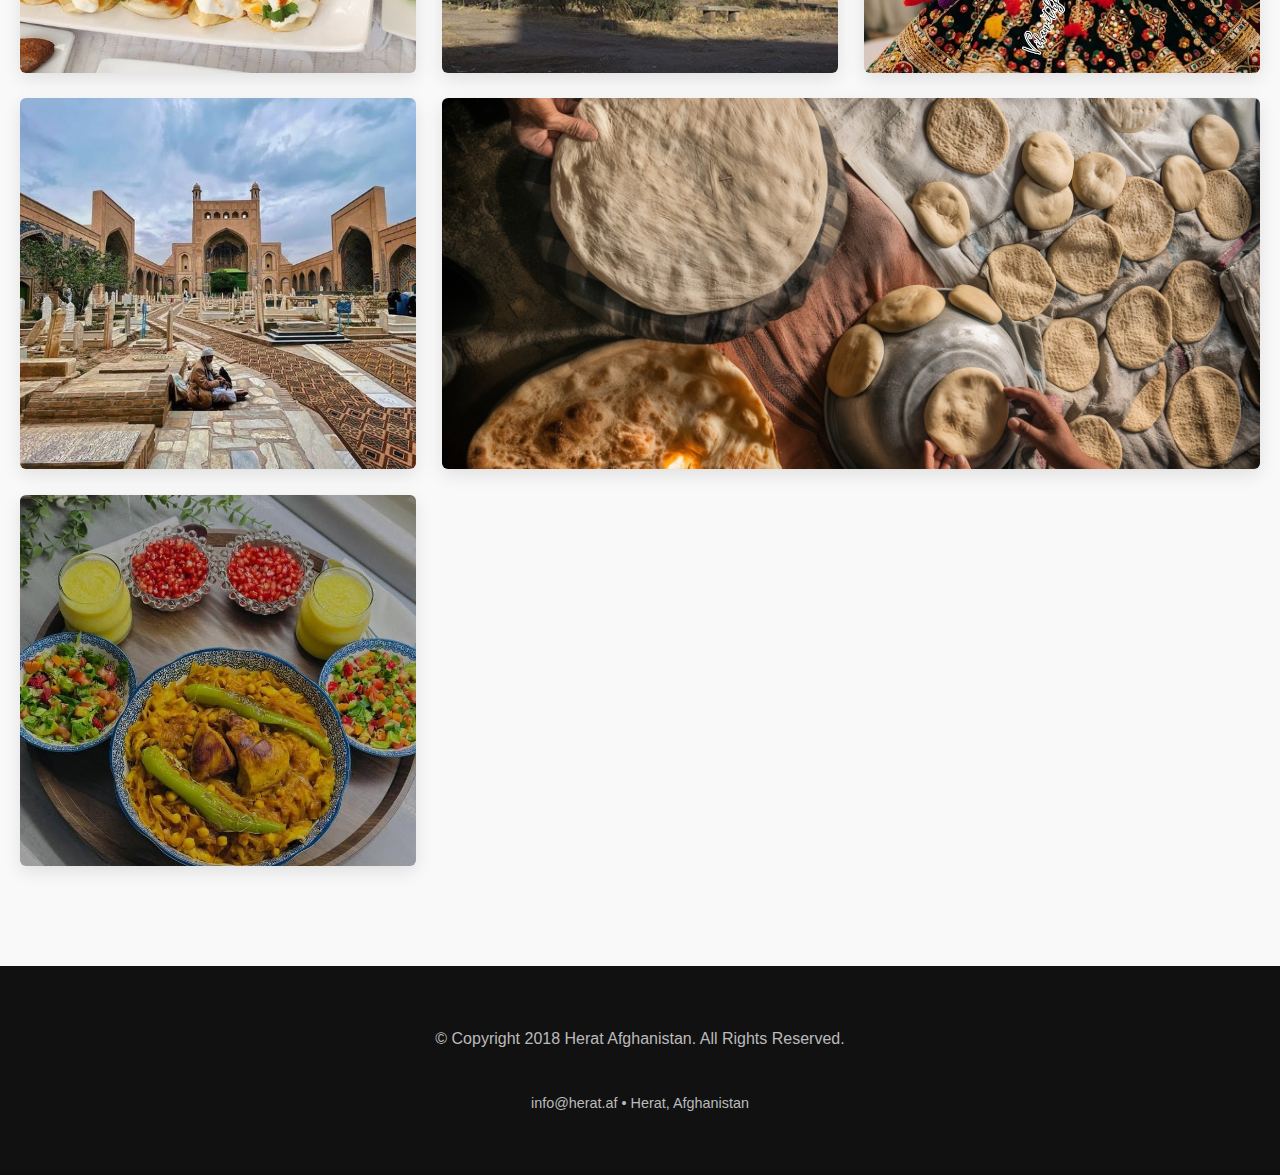
<file: Herat/gallery.html>
<!DOCTYPE html>
<html lang="en">
<head>
  <meta charset="UTF-8" />
  <meta name="viewport" content="width=device-width, initial-scale=1.0"/>
  <title>Herat Gallery</title>

  <style>
    * {
      margin: 0;
      padding: 0;
      box-sizing: border-box;
    }

    html, body {
      max-width: 100%;
      overflow-x: clip; 
    }

    body {
      font-family: Arial, Helvetica, sans-serif;
      background: #f9f9f9;
      color: #333;
      line-height: 1.6;
    }

    /* NAVBAR  */
    .navbar {
      position: absolute;
      top: 0;
      left: 0;
      width: 100%;
      padding: clamp(12px, 3vw, 20px) clamp(16px, 5vw, 60px);
      display: flex;
      justify-content: space-around;
      align-items: center;
      z-index: 10;
      backdrop-filter: blur(10px);
      -webkit-backdrop-filter: blur(10px);
    }

    .logo {
      font-size: clamp(18px, 3vw, 22px);
      font-weight: bold;
    }

    .logo span {
      font-weight: normal;
    }

    .navbar a {
      margin-left: clamp(10px, 2vw, 25px);
      text-decoration: none;
      color: #000;
      font-size: clamp(11px, 2vw, 14px);
    }

    .navbar a:hover {
      color: rgb(225, 166, 28);
    }

    /* HERO */
    .hero {
      position: relative;
      height: 70vh;
      min-height: 360px;
      background: url(images/somaiya-images/bc-image/bc-image.jpg) center/cover;
      display: flex;
      align-items: center;
      justify-content: center;
      color: white;
      text-align: center;
    }

    .hero::before {
      content: "";
      position: absolute;
      inset: 0;
      background: rgba(0,0,0,0.5);
    }

    .hero h1 {
      position: relative;
      font-size: clamp(3rem, 10vw, 8rem);
      letter-spacing: 6px;
      text-transform: uppercase;
      padding: 0 15px;
    }

    /*  CONTAINER  */
    .container {
      max-width: 1400px;
      margin: 0 auto;
      padding: 0 clamp(12px, 3vw, 20px);
    }

    h2.section-title {
      text-align: center;
      margin: 80px 0 40px;
      font-size: 2.6rem;
      position: relative;
    }

    h2.section-title::after {
      content: "";
      width: 90px;
      height: 3px;
      background: #c9a24a;
      position: absolute;
      bottom: -12px;
      left: 50%;
      transform: translateX(-50%);
    }

    /* FILTERS  */
    .filters {
      text-align: center;
      margin-bottom: 60px;
      font-size: 1.1rem;
    }

    .filters a {
      margin: 0 20px;
      text-decoration: none;
      color: #555;
      position: relative;
      padding-bottom: 6px;
    }

    .filters a.active,
    .filters a:hover {
      color: #000;
    }

    /* GALLERY  */
    .gallery {
      display: grid;
      grid-template-columns: repeat(12, minmax(0, 1fr)); 
      grid-auto-rows: clamp(8px, 1.1vw, 16px);
      gap: clamp(14px, 2vw, 30px);
      margin-bottom: 100px;
    }

    .gallery-item {
      overflow: hidden;
      border-radius: 6px;
      box-shadow: 0 6px 18px rgba(0,0,0,0.1);
      transition: transform 0.35s, box-shadow 0.35s;
      width: 100%;
      height: 100%;
    }

    .gallery-item:hover {
      transform: translateY(-10px);
      box-shadow: 0 16px 36px rgba(0,0,0,0.18);
    }

    .gallery-item img {
      width: 100%;
      height: 100%;
      max-width: 100%;
      object-fit: cover;
      display: block;
    }

    
    .item-1  { grid-column: 1 / 5;   grid-row: 1 / 21; }
    .item-2  { grid-column: 5 / 9;   grid-row: 1 / 11; }
    .item-3  { grid-column: 9 / 13;  grid-row: 1 / 11; }
    .item-4  { grid-column: 1 / 5;   grid-row: 21 / 31; }
    .item-5  { grid-column: 5 / 9;   grid-row: 11 / 21; }
    .item-6  { grid-column: 9 / 13;  grid-row: 11 / 21; }
    .item-7  { grid-column: 1 / 5;   grid-row: 31 / 41; }
    .item-8  { grid-column: 5 / 13;  grid-row: 21 / 31; }

    /*  FOOTER */
    footer {
      background: #111;
      color: #bbb;
      padding: 60px 20px;
      text-align: center;
    }

    .copyright {
      margin-top: 40px;
      font-size: 0.9rem;
    }
  </style>
</head>

<body>

<header class="hero">
  <section class="navbar">
    <div class="logo">H<span>erat</span></div>
    <nav>
      <a href="#">Home</a>
      <a href="#">Food</a>
      <a href="#">Gallery</a>
      <a href="#">Attraction</a>
    </nav>
  </section>
  <h1>Herat Gallery</h1>
</header>

<div class="container">
  <h2 class="section-title">From Our Gallery</h2>

  <div class="filters">
    <a href="#" class="active">All</a>
    <a href="#">Dress</a>
    <a href="#">Food</a>
    <a href="#">Historical Places</a>
    <a href="#">Others</a>
  </div>

  <div class="gallery">
    <div class="gallery-item item-1"><img src="images/somaiya-images/hero-images/download.jpg" alt=""></div>
    <div class="gallery-item item-2"><img src="images/somaiya-images/hero-images/download (1).jpg" alt=""></div>
    <div class="gallery-item item-3"><img src="images/somaiya-images/hero-images/Herat, Afghanistan 🇦🇫.jpg" alt=""></div>
    <div class="gallery-item item-4"><img src="images/somaiya-images/Historical places/download (5).jpg" alt=""></div>
    <div class="gallery-item item-5"><img src="images/somaiya-images/Historical places/The citadel seen from the east in the early morning _ Herat Citadel _ Herat _ Travel Story and Pictures from Afghanistan.jpg" alt=""></div>
    <div class="gallery-item item-6"><img src="images/somaiya-images/Afgan-dress/download (6).jpg" alt=""></div>
    <div class="gallery-item item-7"><img src="images/somaiya-images/food/download (4).jpg" alt=""></div>
    <div class="gallery-item item-8"><img src="images/somaiya-images/bc-image/food-bc.jpg" alt=""></div>
  </div>
</div>

<footer>
  <p>© Copyright 2018 Herat Afghanistan. All Rights Reserved.</p>
  <p class="copyright">info@herat.af • Herat, Afghanistan</p>
</footer>

</body>
</html>
</file>
<file: Bamyan/style.css>
* {
    margin: 0;
    padding: 0;
    box-sizing: border-box;
    font-family: "Segoe UI", sans-serif;
}

body {
    background: #f4f7f8;
    color: #222;
}

/* Navbar */
.navbar {
    display: flex;
    justify-content: space-between;
    align-items: center;
    padding: 15px 8%;
    background: #0f766e;
    color: white;
}

.navbar nav a {
    color: white;
    text-decoration: none;
    margin-left: 20px;
    font-weight: 500;
}

.logo {
    font-size: 22px;
    font-weight: bold;
}

/* Hero */
.hero {
    height: 80vh;
    background: linear-gradient(rgba(0,0,0,0.45), rgba(0,0,0,0.45)),
    url("images/Buddah.1.jpg") center/cover no-repeat;
    display: flex;
    justify-content: center;
    align-items: center;
    text-align: center;
    color: white;
}

.hero h1 {
    font-size: 52px;
}

.hero p {
    font-size: 20px;
    margin: 15px 0;
}

.hero button {
    padding: 12px 28px;
    border: none;
    background: #14b8a6;
    color: white;
    font-size: 16px;
    border-radius: 6px;
    cursor: pointer;
}

/* Highlights */
.highlights {
    padding: 60px 8%;
    display: grid;
    grid-template-columns: repeat(auto-fit, minmax(250px, 1fr));
    gap: 25px;
}

.card {
    background: white;
    border-radius: 10px;
    overflow: hidden;
    box-shadow: 0 5px 15px rgba(0,0,0,0.1);
    text-align: center;
}

.card img {
    width: 100%;
    height: 200px;
    object-fit: cover;
}

.card h3 {
    margin: 15px 0 5px;
}

.card p {
    padding: 0 15px 15px;
}

.card button {
    margin-bottom: 20px;
    padding: 8px 20px;
    border: none;
    background: #0f766e;
    color: white;
    border-radius: 5px;
}

/* About */
.about {
    padding: 60px 8%;
    display: grid;
    grid-template-columns: 1fr 1fr;
    gap: 30px;
    align-items: center;
}

.about img {
    width: 100%;
    border-radius: 10px;
}

/* News */
.news {
    padding: 60px 8%;
}

.news h2 {
    text-align: center;
    margin-bottom: 30px;
}

.news-grid {
    display: grid;
    grid-template-columns: repeat(auto-fit, minmax(250px, 1fr));
    gap: 25px;
}

.news-card {
    background: white;
    border-radius: 10px;
    overflow: hidden;
    box-shadow: 0 5px 15px rgba(0,0,0,0.1);
}

.news-card img {
    width: 100%;
    height: 180px;
    object-fit: cover;
}

.news-card h4 {
    padding: 10px 15px;
}

.news-card p {
    padding: 0 15px 15px;
}

.news-card button {
    margin: 0 15px 15px;
    padding: 8px 18px;
    border: none;
    background: #14b8a6;
    color: white;
    border-radius: 5px;
}

/* Footer */
footer {
    background: #0f766e;
    color: white;
    text-align: center;
    padding: 20px;
    margin-top: 40px;
}

/* Responsive */
@media (max-width: 800px) {
    .about {
        grid-template-columns: 1fr;
    }
}
</file>
<file: Herat/style.css>
*{
    margin: 0;
    padding: 0;
    box-sizing:border-box;
}
body{
    font-family: Arial, sans-serif;
}
.food-header{
    text-align:center;
}
.intro{
    background-image: url(images/foods2.jpg);
    background-repeat: no-repeat;
    background-size: cover;
    background-position: center;
    object-fit: cover;
    height: 50vh;
    width: 100%;
    display: flex;
    align-items: center;
    justify-content: center;
    text-align: center;
    color:#FFFFFF;
    margin-bottom: 25px;
}
.intro h1{
    font-size:48px;
    margin-bottom:10px
}
.intro p{
margin-bottom: 15px;
}
.intro a{
    margin-top: 20px;
    text-decoration:none;
    color:#FFFFFF;
    padding: 12px 24px;
    border-radius: 6px;
    font-weight: bold;
    background-color:#FF6B5A;
}

.intro a:hover{
    background: #df5f54;
}
.food-container{
    justify-content: center;
    display: flex;
    flex-wrap: wrap;
    gap: 20px;
    max-width: 1000px;
    margin: 0 auto;
    max-width: 1000px;
}
.food-card{
    margin-top: 20px;
    text-align: center;
    border: 1px solid #ccc;
    padding: 20px;
    border-radius: 12px;
    overflow: hidden;
    background: #fff;
    flex: 0 0 48%;
    box-sizing: border-box;

}
.reciepe{
    background-color: #1F6AE1;
    color: white;
    border: none;
    margin-top: 8px;
    padding: 10px 20px;
    border-radius: 15px;
    font-size: 12px;
    transition: background-color 1s;
    cursor: pointer;
}
.reciepe:active{
    background-color: rgb( 56, 56, 126);
}
.food-card img{
    height: 250px;
    width: 100%;
    object-fit: cover;
    border-radius: 8px;
    display: block;
}
.navbar{
    background-color:#FF6B5A;
    display:flex;
    justify-content: flex-end;
    align-items: center;
    padding: 20px 40px;
}
.nav-links{
    display: flex;
    gap: 20px;
    list-style: none;
    margin: 0;
    padding: 0;
}
.nav-links a{
    text-decoration: none;
    font-size: 18px;
    color:white
}
.nav-links a:hover{
    text-decoration: underline;
}
.description{
    font-size: 20px;
    margin-bottom: 20px;
}
footer{
    background-color: #FF6B5A;
}
.footerContainer{
    width:100%;
    padding: 70px 30px 20px;
}
.socialIcons{
    display:flex;
    justify-content: center;
}
.socialIcons a{
    text-decoration: none;
    padding:10px;
    background-color:white;
    margin: 10px;
    border-radius: 50%;
}
.socialIcons a i{
    font-size:2em;
    color:#FF6B5A;
    opacity: 0.9;
}
.socialIcons a:hover {
    background-color:#FF6B5A;;
    transition: 0.5s;
}
.socialIcons a:hover i{
    background-color:white;
    transition:0.5s;
}
footer{
    margin-top:20px;
}
.footerNav{
    margin:30px 0;
}
.footerNav ul{
display:flex;
justify-content:center;
list-style-type: none;
}
.footerNav ul li a{
    color:white;
    margin: 20px;
    text-decoration: none;
    font-size:1.3em;
    opacity: 0.7;
    transition: 0.5s;
}
.footerNav ul li a:hover{
    opacity:1;

}
</file>
